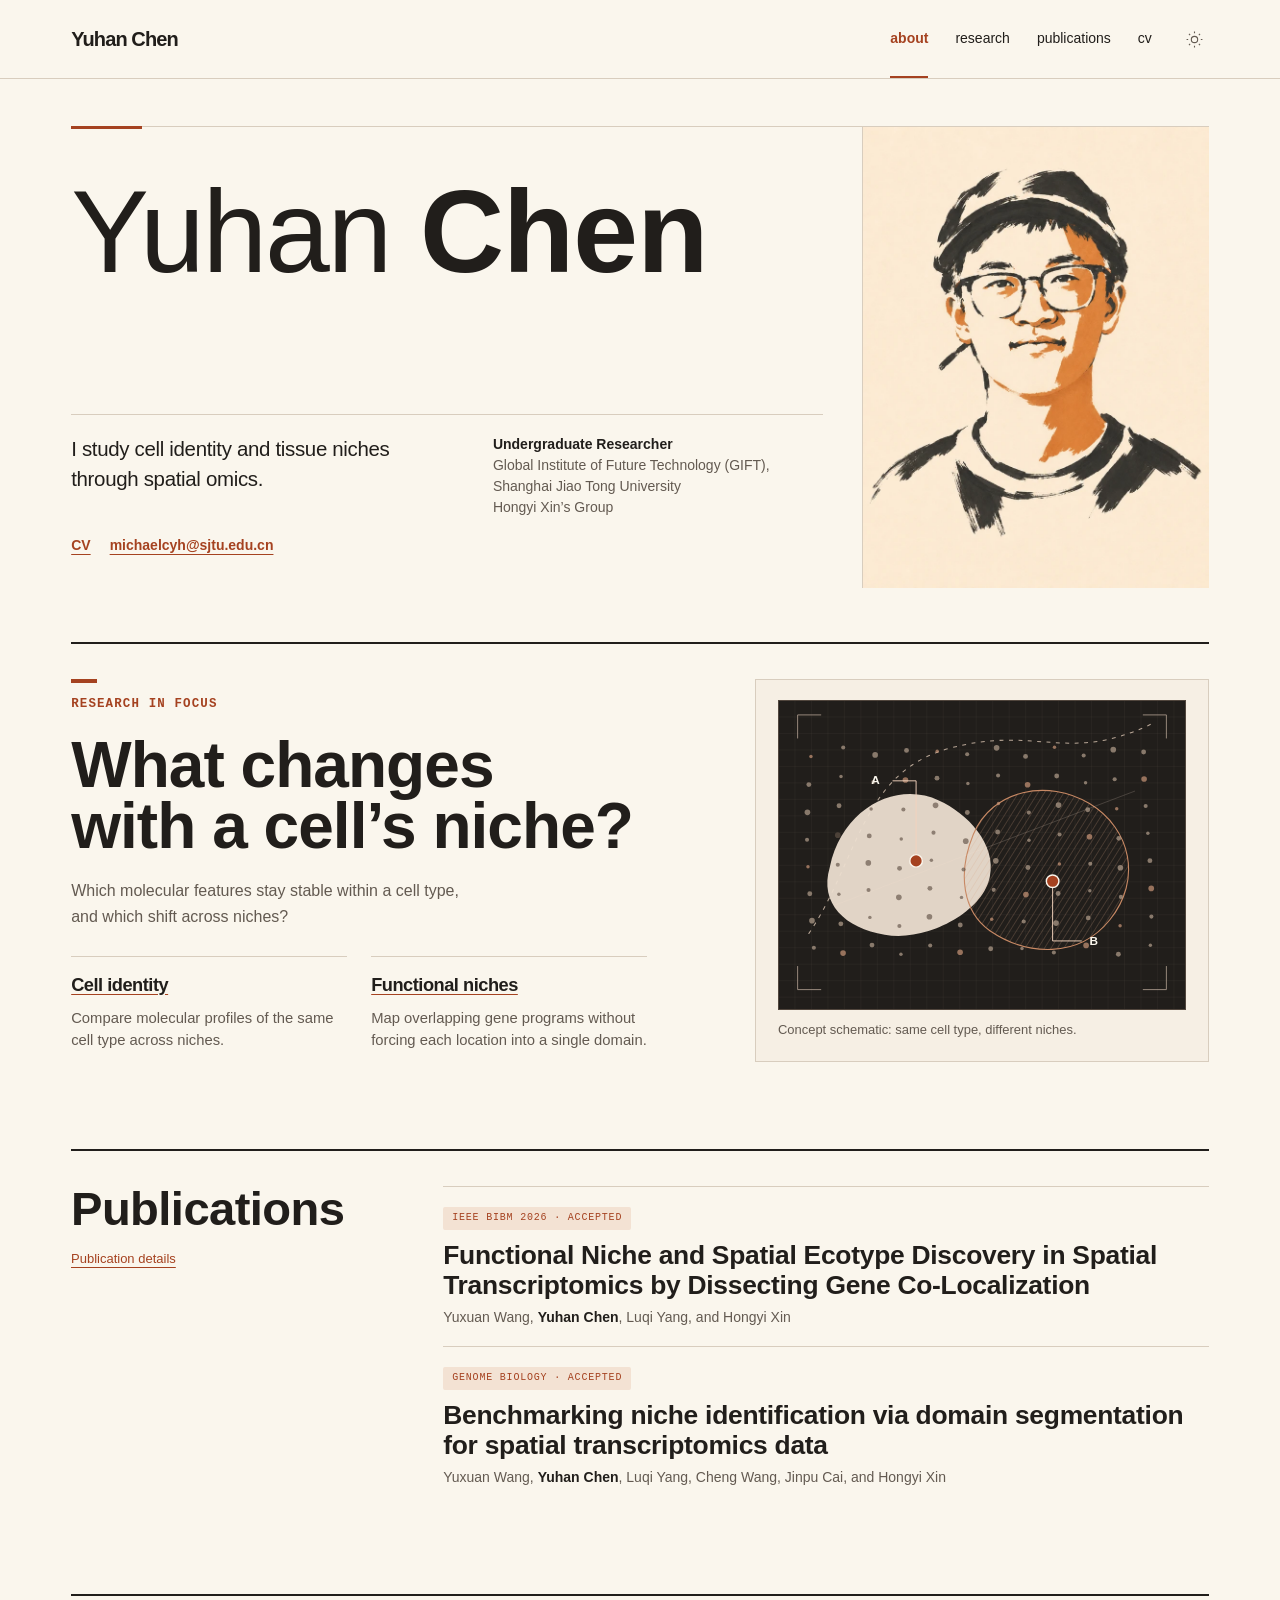
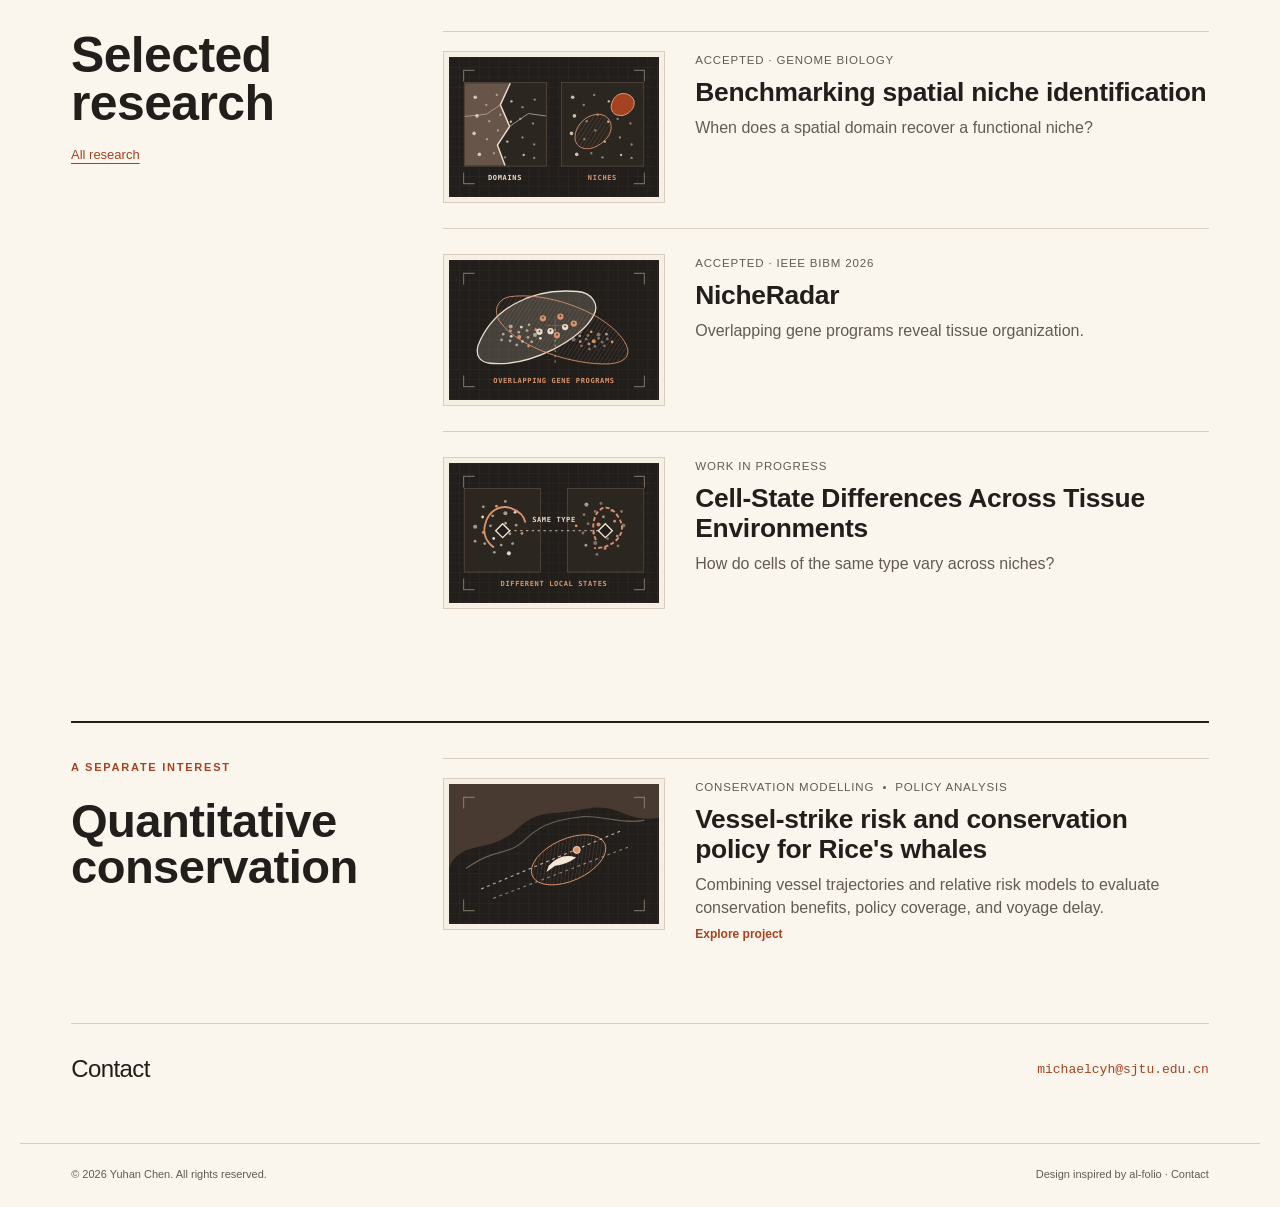
<file: docs/index.html>
<!doctype html><html lang="en"><head><meta charset="utf-8"><meta name="viewport" content="width=device-width,initial-scale=1"><meta name="robots" content="noindex,nofollow,noarchive"><meta name="description" content="Research in cell states, spatial context, tissue organization, and quantitative conservation."><title>About · Yuhan Chen</title><link rel="icon" href="assets/nicheradar.svg" type="image/svg+xml"><link rel="stylesheet" href="assets/style.css"><script>try{document.documentElement.dataset.theme=localStorage.getItem('research-theme')||'light'}catch{}</script><script src="assets/site.js" defer></script></head><body class="site-about"><a class="skip-link" href="#main">Skip to content</a><header class="header"><div class="header-inner"><a class="brand" href="./">Yuhan <strong>Chen</strong></a><nav class="nav" id="site-nav" aria-label="Main navigation"><a href="./" aria-current="page">about</a><a href="research/" >research</a><a href="publications/" >publications</a><a href="cv/" >cv</a></nav><button class="icon-button" data-theme-toggle aria-label="Switch to dark theme" aria-pressed="false"><svg viewBox="0 0 24 24" fill="none" stroke="currentColor" stroke-width="1.4"><circle cx="12" cy="12" r="4"/><path d="M12 2v2m0 16v2M2 12h2m16 0h2M5 5l1.5 1.5m11 11L19 19M5 19l1.5-1.5m11-11L19 5"/></svg></button><button class="icon-button menu-button" data-menu-toggle aria-label="Toggle navigation" aria-controls="site-nav" aria-expanded="false"><svg viewBox="0 0 24 24" fill="none" stroke="currentColor" stroke-width="1.5"><path d="M4 6h16M4 12h16M4 18h16"/></svg></button></div></header><main id="main" class="container"><section class="home-hero" aria-labelledby="home-name">
  <div class="home-intro">
    <h1 id="home-name">Yuhan <strong>Chen</strong></h1>
    <div class="home-bio">
      <div class="intro"><p>I study cell identity and tissue niches through spatial omics.</p></div>
      <div class="home-affiliation"><p><strong>Undergraduate Researcher</strong><br>Global Institute of Future Technology (GIFT), Shanghai Jiao Tong University<br>Hongyi Xin’s Group</p></div>
      <div class="profile-links"><a href="cv/">CV</a><a class="" href="mailto:michaelcyh@sjtu.edu.cn">michaelcyh@sjtu.edu.cn</a></div>
    </div>
  </div>
  <figure class="home-portrait">
    <img src="assets/yuhan-chen-line-portrait.webp" alt="Illustrated portrait of Yuhan Chen" width="720" height="960" fetchpriority="high">
  </figure>
</section>
<section id="research-in-focus" class="home-band research-focus" aria-labelledby="research-focus-title">
  <div class="focus-heading"><p class="eyebrow focus-index">Research in focus</p>
  <h2 id="research-focus-title">What changes <span>with a cell’s niche?</span></h2>
  <p>Which molecular features stay stable within a cell type, and which shift across niches?</p>
  <ul class="focus-steps"><li><a href="projects/four-dimensional-d/">Cell identity</a><p>Compare molecular profiles of the same cell type across niches.</p></li><li><a href="projects/nicheradar/">Functional niches</a><p>Map overlapping gene programs without forcing each location into a single domain.</p></li></ul></div>
  <figure class="focus-schematic home-field">
    <img src="assets/tissue-field.svg" width="520" height="395" alt="Two cells of the same type, highlighted in orange, sit in different tissue neighborhoods." loading="lazy">
    <figcaption>Concept schematic: same cell type, different niches.</figcaption>
  </figure>
</section>
<section class="home-band home-list" aria-labelledby="home-publications">
  <div class="home-section-head"><h2 id="home-publications">Publications</h2><a class="text-link" href="publications/">Publication details</a></div>
  <div><article class="home-manuscript"><span class="badge">IEEE BIBM 2026 · Accepted</span><h3><a href="publications/">Functional Niche and Spatial Ecotype Discovery in Spatial Transcriptomics by Dissecting Gene Co-Localization</a></h3><p class="home-paper-authors">Yuxuan Wang, <strong>Yuhan Chen</strong>, Luqi Yang, and Hongyi Xin</p></article><article class="home-manuscript"><span class="badge">Genome Biology · Accepted</span><h3><a href="publications/">Benchmarking niche identification via domain segmentation for spatial transcriptomics data</a></h3><p class="home-paper-authors">Yuxuan Wang, <strong>Yuhan Chen</strong>, Luqi Yang, Cheng Wang, Jinpu Cai, and Hongyi Xin</p></article></div>
</section>
<section class="home-band home-list" aria-labelledby="selected-research">
  <div class="home-section-head"><h2 id="selected-research">Selected research</h2><a class="text-link" href="research/">All research</a></div>
  <div class="projects"><article class="project"><a class="project-art" href="projects/benchmark/" tabindex="-1" aria-hidden="true"><img src="assets/benchmark.svg" alt="" width="360" height="240" loading="lazy"></a><div><div class="project-meta">Accepted · Genome Biology</div><h3><a href="projects/benchmark/">Benchmarking spatial niche identification</a></h3><p>When does a spatial domain recover a functional niche?</p></div></article><article class="project"><a class="project-art" href="projects/nicheradar/" tabindex="-1" aria-hidden="true"><img src="assets/nicheradar.svg" alt="" width="360" height="240" loading="lazy"></a><div><div class="project-meta">Accepted · IEEE BIBM 2026</div><h3><a href="projects/nicheradar/">NicheRadar</a></h3><p>Overlapping gene programs reveal tissue organization.</p></div></article><article class="project"><a class="project-art" href="projects/four-dimensional-d/" tabindex="-1" aria-hidden="true"><img src="assets/four-dimensional-d.svg" alt="" width="360" height="240" loading="lazy"></a><div><div class="project-meta">Work in progress</div><h3><a href="projects/four-dimensional-d/">Cell-State Differences Across Tissue Environments</a></h3><p>How do cells of the same type vary across niches?</p></div></article></div>
</section>
<section class="home-band home-list" aria-labelledby="conservation"><div class="home-section-head"><p class="eyebrow">A separate interest</p><h2 id="conservation">Quantitative conservation</h2></div><div class="projects"><article class="project"><a class="project-art" href="projects/rice-whale/" tabindex="-1" aria-hidden="true"><img src="assets/rice-whale.svg" alt="" width="360" height="240" loading="lazy"></a><div><div class="project-meta"><span>Conservation modelling</span><span class="dot"></span><span>Policy analysis</span></div><h3><a href="projects/rice-whale/">Vessel-strike risk and conservation policy for Rice&#39;s whales</a></h3><p>Combining vessel trajectories and relative risk models to evaluate conservation benefits, policy coverage, and voyage delay.</p><a class="project-more" href="projects/rice-whale/">Explore project<span class="sr-only">: Rice&#39;s whale conservation</span></a></div></article></div></section><section id="contact" class="contact"><h2>Contact</h2><a class="contact-email" href="mailto:michaelcyh@sjtu.edu.cn">michaelcyh@sjtu.edu.cn</a></section></main><footer class="footer"><span>© 2026 Yuhan Chen. All rights reserved.</span><span>Design inspired by <a href="https://github.com/alshedivat/al-folio" target="_blank" rel="noopener noreferrer">al-folio</a> · <a href="#contact">Contact</a></span></footer></body></html>
</file>
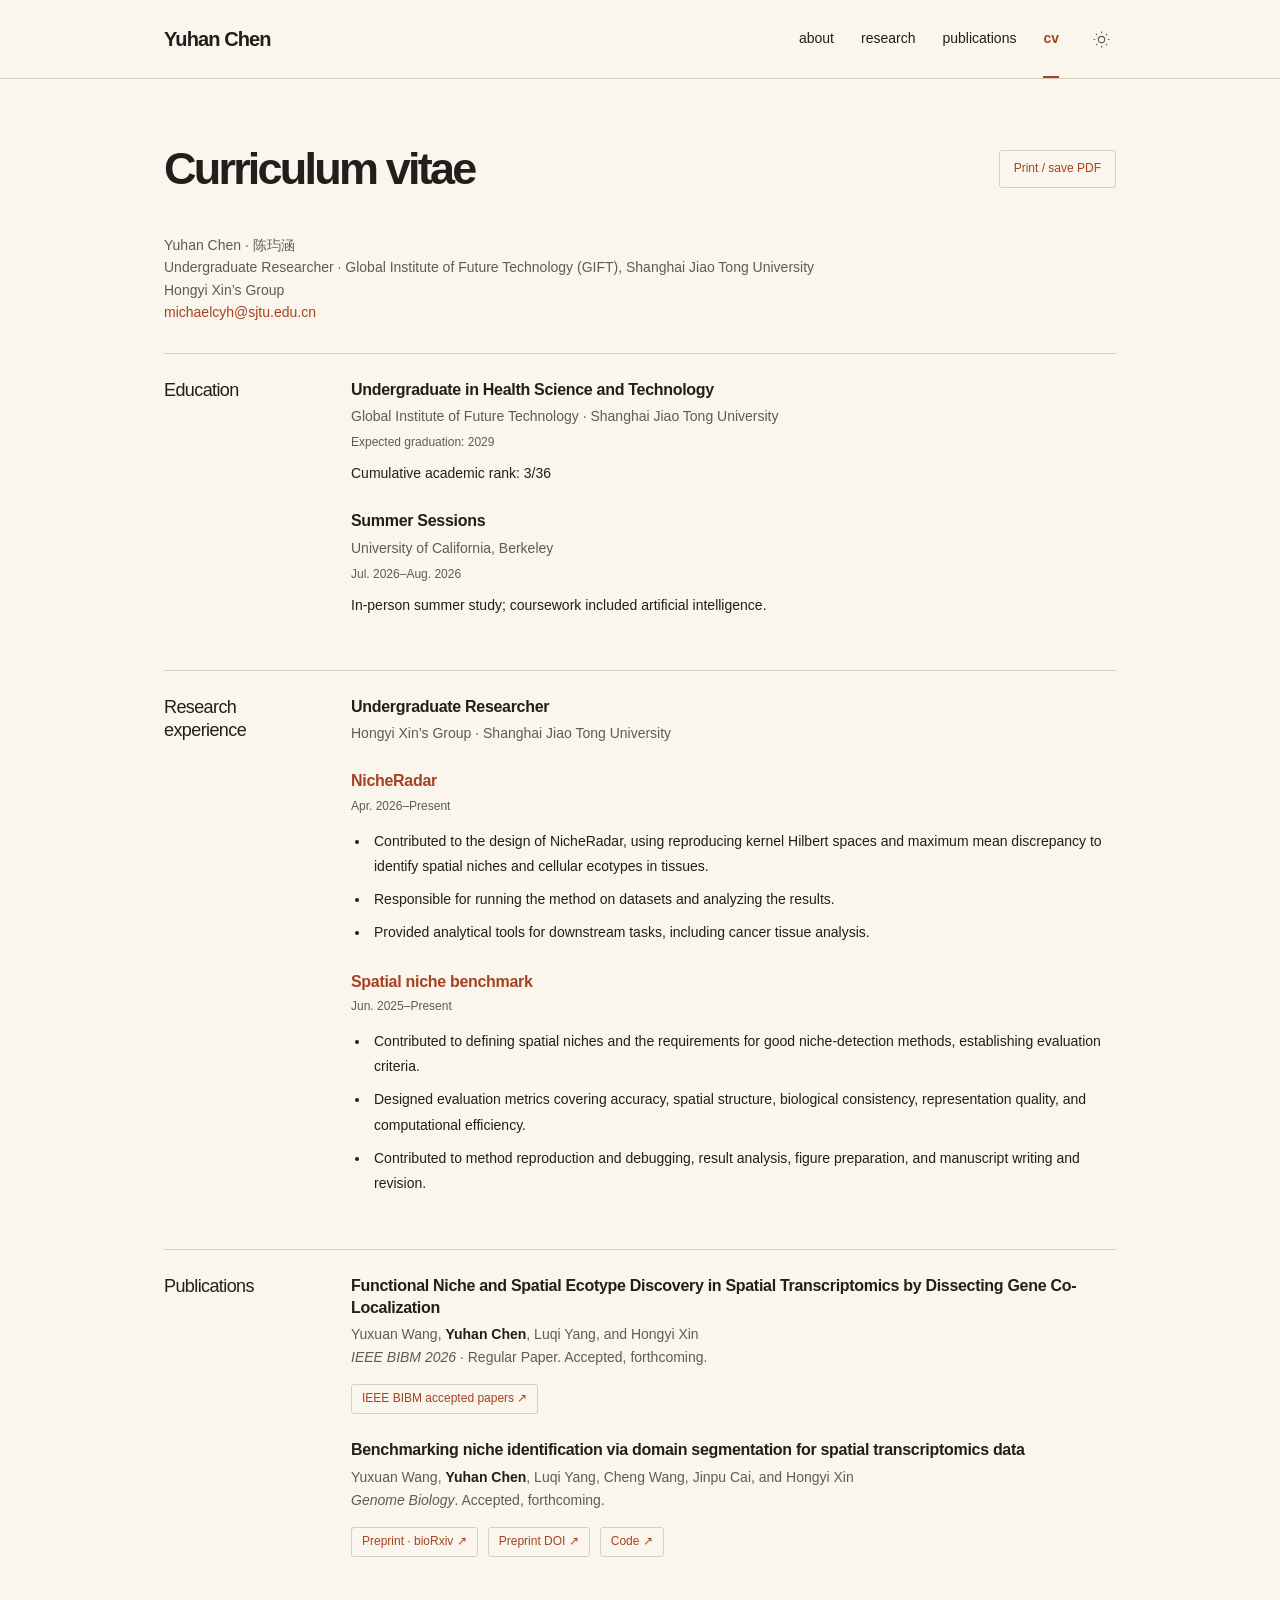
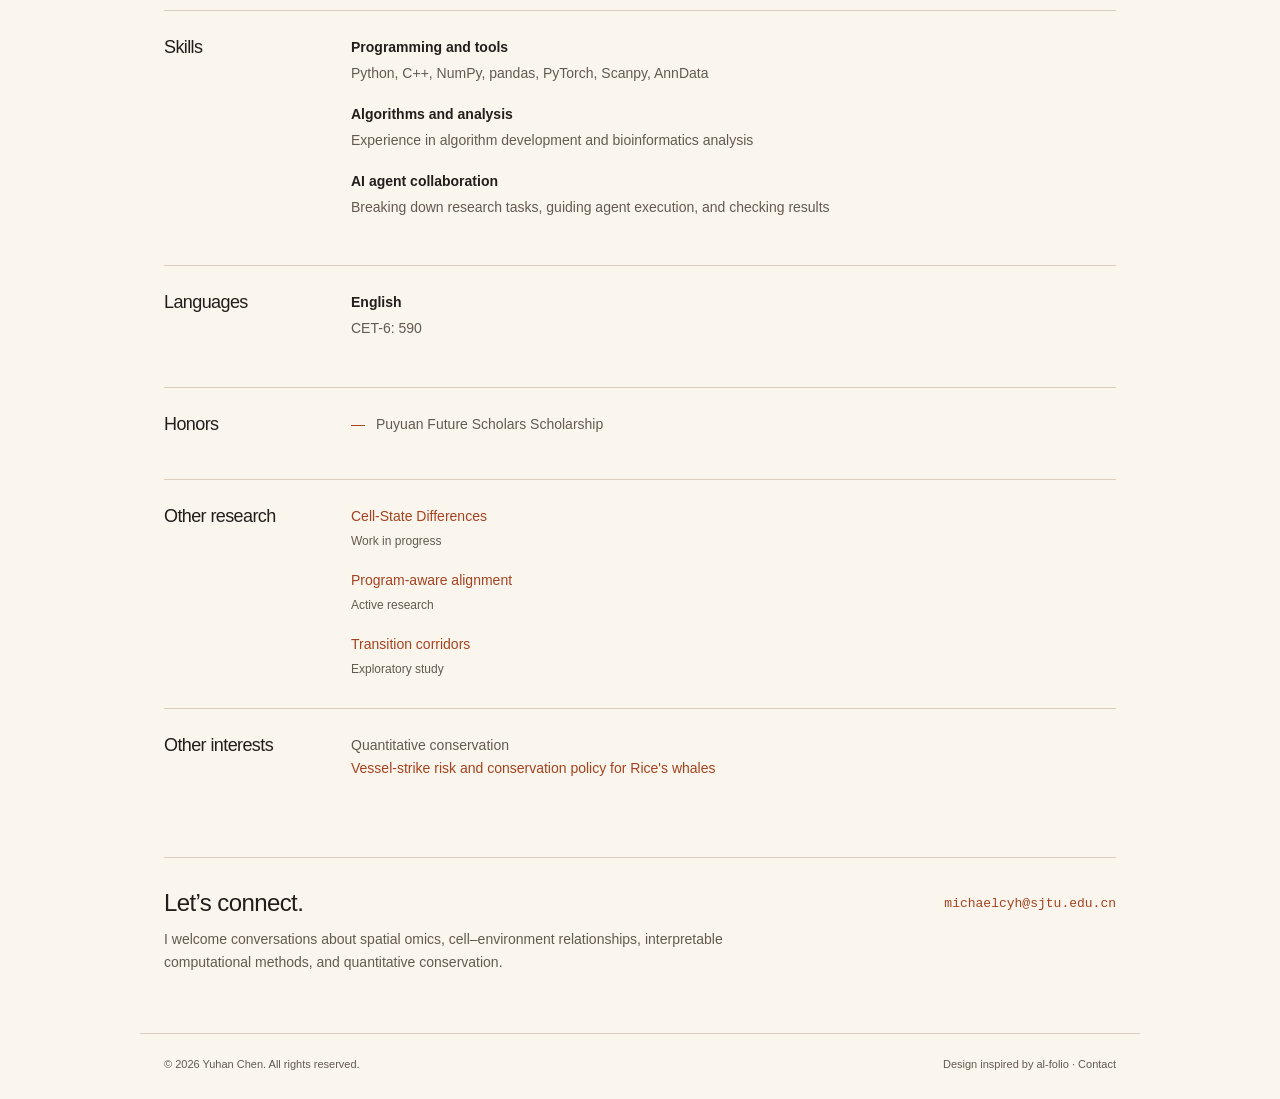
<file: docs/cv/index.html>
<!doctype html><html lang="en"><head><meta charset="utf-8"><meta name="viewport" content="width=device-width,initial-scale=1"><meta name="robots" content="noindex,nofollow,noarchive"><meta name="description" content="Research in cell states, spatial context, tissue organization, and quantitative conservation."><title>Curriculum vitae · Yuhan Chen</title><link rel="icon" href="../assets/nicheradar.svg" type="image/svg+xml"><link rel="stylesheet" href="../assets/style.css"><script>try{document.documentElement.dataset.theme=localStorage.getItem('research-theme')||'light'}catch{}</script><script src="../assets/site.js" defer></script></head><body class="site-cv"><a class="skip-link" href="#main">Skip to content</a><header class="header"><div class="header-inner"><a class="brand" href="../">Yuhan <strong>Chen</strong></a><nav class="nav" id="site-nav" aria-label="Main navigation"><a href="../" >about</a><a href="../research/" >research</a><a href="../publications/" >publications</a><a href="../cv/" aria-current="page">cv</a></nav><button class="icon-button" data-theme-toggle aria-label="Switch to dark theme" aria-pressed="false"><svg viewBox="0 0 24 24" fill="none" stroke="currentColor" stroke-width="1.4"><circle cx="12" cy="12" r="4"/><path d="M12 2v2m0 16v2M2 12h2m16 0h2M5 5l1.5 1.5m11 11L19 19M5 19l1.5-1.5m11-11L19 5"/></svg></button><button class="icon-button menu-button" data-menu-toggle aria-label="Toggle navigation" aria-controls="site-nav" aria-expanded="false"><svg viewBox="0 0 24 24" fill="none" stroke="currentColor" stroke-width="1.5"><path d="M4 6h16M4 12h16M4 18h16"/></svg></button></div></header><main id="main" class="container"><div class="cv-head"><h1>Curriculum vitae</h1><button class="print-button" data-print>Print / save PDF</button></div><p class="affiliation">Yuhan Chen · 陈玙涵<br>Undergraduate Researcher · Global Institute of Future Technology (GIFT), Shanghai Jiao Tong University<br>Hongyi Xin’s Group<br><a class="" href="mailto:michaelcyh@sjtu.edu.cn">michaelcyh@sjtu.edu.cn</a></p><section class="cv-section"><h2>Education</h2><div><div class="cv-entry"><h3>Undergraduate in Health Science and Technology</h3><p>Global Institute of Future Technology · Shanghai Jiao Tong University</p><p class="cv-period">Expected graduation: 2029</p><p class="cv-detail">Cumulative academic rank: 3/36</p></div><div class="cv-entry"><h3>Summer Sessions</h3><p>University of California, Berkeley</p><p class="cv-period">Jul. 2026–Aug. 2026</p><p class="cv-detail">In-person summer study; coursework included artificial intelligence.</p></div></div></section><section class="cv-section"><h2>Research experience</h2><div><div class="cv-entry"><h3>Undergraduate Researcher</h3><p>Hongyi Xin’s Group · Shanghai Jiao Tong University</p></div><div class="cv-entry"><h3><a href="../projects/nicheradar/">NicheRadar</a></h3><p class="cv-period">Apr. 2026–Present</p><ul class="contribution-list"><li>Contributed to the design of NicheRadar, using reproducing kernel Hilbert spaces and maximum mean discrepancy to identify spatial niches and cellular ecotypes in tissues.</li><li>Responsible for running the method on datasets and analyzing the results.</li><li>Provided analytical tools for downstream tasks, including cancer tissue analysis.</li></ul></div><div class="cv-entry"><h3><a href="../projects/benchmark/">Spatial niche benchmark</a></h3><p class="cv-period">Jun. 2025–Present</p><ul class="contribution-list"><li>Contributed to defining spatial niches and the requirements for good niche-detection methods, establishing evaluation criteria.</li><li>Designed evaluation metrics covering accuracy, spatial structure, biological consistency, representation quality, and computational efficiency.</li><li>Contributed to method reproduction and debugging, result analysis, figure preparation, and manuscript writing and revision.</li></ul></div></div></section><section class="cv-section"><h2>Publications</h2><div class="cv-publications"><div class="cv-entry"><h3>Functional Niche and Spatial Ecotype Discovery in Spatial Transcriptomics by Dissecting Gene Co-Localization</h3><p>Yuxuan Wang, <strong>Yuhan Chen</strong>, Luqi Yang, and Hongyi Xin</p><p><em>IEEE BIBM 2026</em> · Regular Paper. Accepted, forthcoming.</p><div class="resource-links"><a class="resource-link" href="https://www3.cs.stonybrook.edu/~bibm2026/BIBM2026_Accepted_Papers.html" target="_blank" rel="noopener noreferrer">IEEE BIBM accepted papers ↗</a></div></div><div class="cv-entry"><h3>Benchmarking niche identification via domain segmentation for spatial transcriptomics data</h3><p>Yuxuan Wang, <strong>Yuhan Chen</strong>, Luqi Yang, Cheng Wang, Jinpu Cai, and Hongyi Xin</p><p><em>Genome Biology</em>. Accepted, forthcoming.</p><div class="resource-links"><a class="resource-link" href="https://www.biorxiv.org/content/10.64898/2026.02.27.708202v1" target="_blank" rel="noopener noreferrer">Preprint · bioRxiv ↗</a><a class="resource-link" href="https://doi.org/10.64898/2026.02.27.708202" target="_blank" rel="noopener noreferrer">Preprint DOI ↗</a><a class="resource-link" href="https://github.com/WYXNICK/spatial-niche-benchmark" target="_blank" rel="noopener noreferrer">Code ↗</a></div></div></div></section><section class="cv-section"><h2>Skills</h2><dl class="skills-list"><div><dt>Programming and tools</dt><dd>Python, C++, NumPy, pandas, PyTorch, Scanpy, AnnData</dd></div><div><dt>Algorithms and analysis</dt><dd>Experience in algorithm development and bioinformatics analysis</dd></div><div><dt>AI agent collaboration</dt><dd>Breaking down research tasks, guiding agent execution, and checking results</dd></div></dl></section><section class="cv-section"><h2>Languages</h2><dl class="skills-list"><div><dt>English</dt><dd>CET-6: 590</dd></div></dl></section><section class="cv-section"><h2>Honors</h2><ul class="interests"><li>Puyuan Future Scholars Scholarship</li></ul></section><section class="cv-section"><h2>Other research</h2><ul class="cv-research"><li><a href="../projects/four-dimensional-d/">Cell-State Differences</a><span>Work in progress</span></li><li><a href="../projects/alignment/">Program-aware alignment</a><span>Active research</span></li><li><a href="../projects/corridors/">Transition corridors</a><span>Exploratory study</span></li></ul></section><section class="cv-section"><h2>Other interests</h2><div class="cv-entry"><p>Quantitative conservation</p><p><a href="../projects/rice-whale/">Vessel-strike risk and conservation policy for Rice&#39;s whales</a></p></div></section><section id="contact" class="contact"><div><h2>Let’s connect.</h2><p>I welcome conversations about spatial omics, cell–environment relationships, interpretable computational methods, and quantitative conservation.</p></div><a class="contact-email" href="mailto:michaelcyh@sjtu.edu.cn">michaelcyh@sjtu.edu.cn</a></section></main><footer class="footer"><span>© 2026 Yuhan Chen. All rights reserved.</span><span>Design inspired by <a href="https://github.com/alshedivat/al-folio" target="_blank" rel="noopener noreferrer">al-folio</a> · <a href="../#contact">Contact</a></span></footer></body></html>
</file>
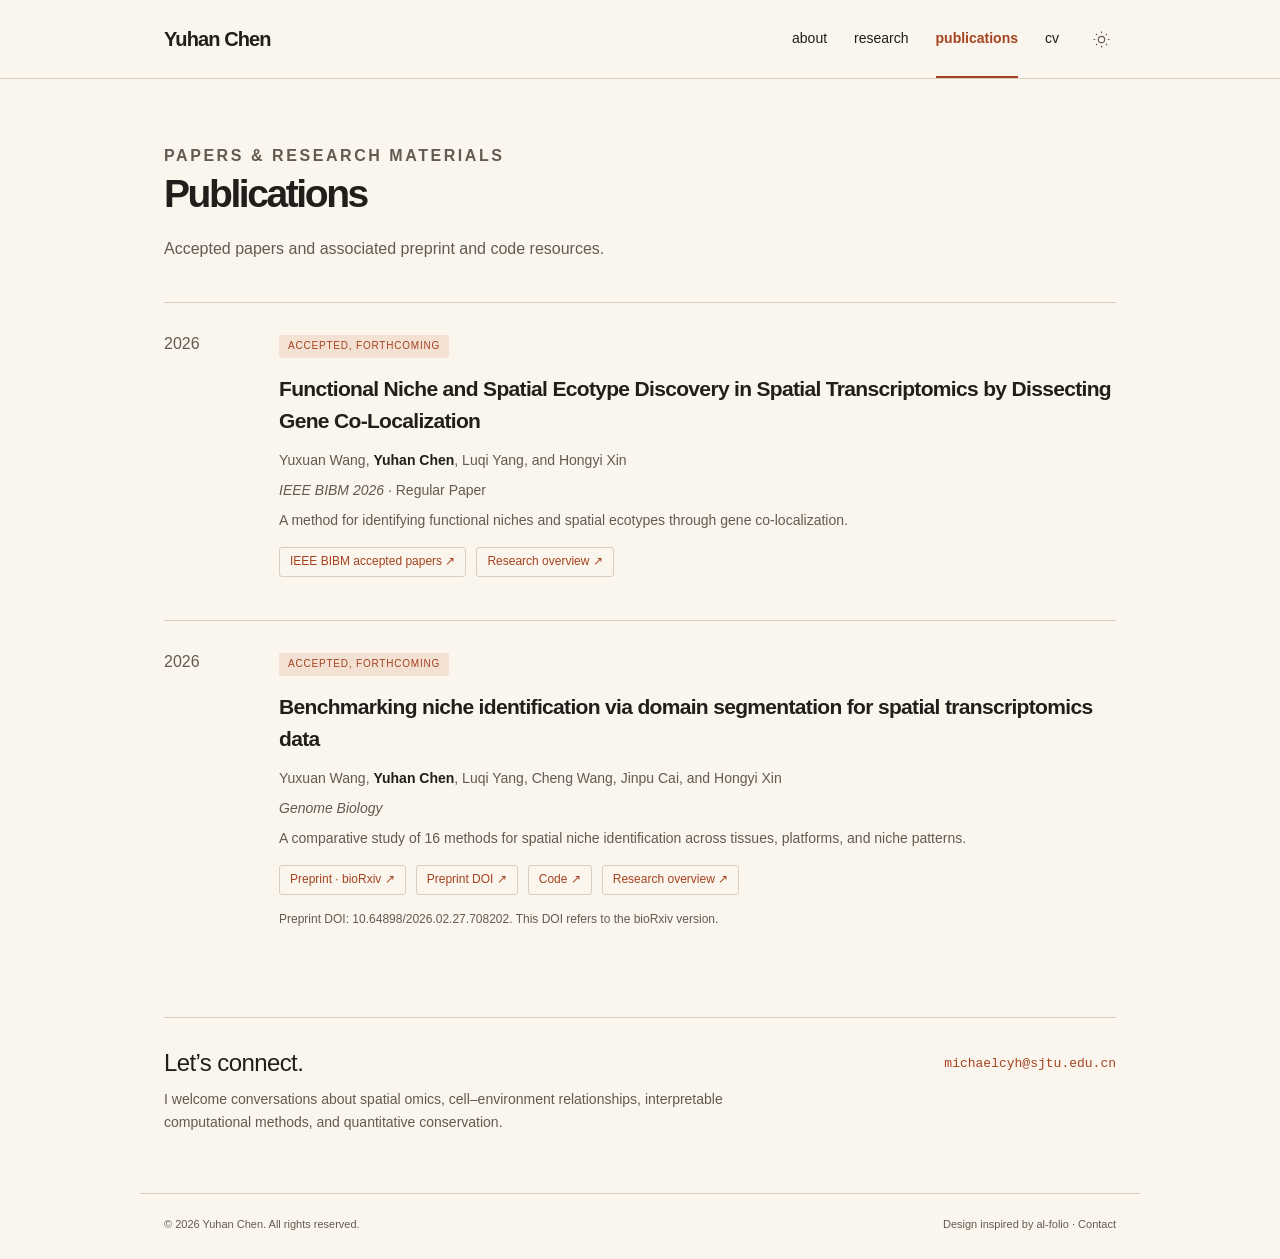
<file: docs/publications/index.html>
<!doctype html><html lang="en"><head><meta charset="utf-8"><meta name="viewport" content="width=device-width,initial-scale=1"><meta name="robots" content="noindex,nofollow,noarchive"><meta name="description" content="Research in cell states, spatial context, tissue organization, and quantitative conservation."><title>Publications · Yuhan Chen</title><link rel="icon" href="../assets/nicheradar.svg" type="image/svg+xml"><link rel="stylesheet" href="../assets/style.css"><script>try{document.documentElement.dataset.theme=localStorage.getItem('research-theme')||'light'}catch{}</script><script src="../assets/site.js" defer></script></head><body class="site-publications"><a class="skip-link" href="#main">Skip to content</a><header class="header"><div class="header-inner"><a class="brand" href="../">Yuhan <strong>Chen</strong></a><nav class="nav" id="site-nav" aria-label="Main navigation"><a href="../" >about</a><a href="../research/" >research</a><a href="../publications/" aria-current="page">publications</a><a href="../cv/" >cv</a></nav><button class="icon-button" data-theme-toggle aria-label="Switch to dark theme" aria-pressed="false"><svg viewBox="0 0 24 24" fill="none" stroke="currentColor" stroke-width="1.4"><circle cx="12" cy="12" r="4"/><path d="M12 2v2m0 16v2M2 12h2m16 0h2M5 5l1.5 1.5m11 11L19 19M5 19l1.5-1.5m11-11L19 5"/></svg></button><button class="icon-button menu-button" data-menu-toggle aria-label="Toggle navigation" aria-controls="site-nav" aria-expanded="false"><svg viewBox="0 0 24 24" fill="none" stroke="currentColor" stroke-width="1.5"><path d="M4 6h16M4 12h16M4 18h16"/></svg></button></div></header><main id="main" class="container"><header class="page-head"><p class="eyebrow">Papers & research materials</p><h1>Publications</h1><p>Accepted papers and associated preprint and code resources.</p></header><article class="publication"><div class="publication-year">2026</div><div><span class="badge">Accepted, forthcoming</span><h2>Functional Niche and Spatial Ecotype Discovery in Spatial Transcriptomics by Dissecting Gene Co-Localization</h2><p>Yuxuan Wang, <strong>Yuhan Chen</strong>, Luqi Yang, and Hongyi Xin</p><p><em>IEEE BIBM 2026</em> · Regular Paper</p><p>A method for identifying functional niches and spatial ecotypes through gene co-localization.</p><div class="resource-links"><a class="resource-link" href="https://www3.cs.stonybrook.edu/~bibm2026/BIBM2026_Accepted_Papers.html" target="_blank" rel="noopener noreferrer">IEEE BIBM accepted papers ↗</a><a class="resource-link" href="../projects/nicheradar/">Research overview ↗</a></div></div></article><article class="publication"><div class="publication-year">2026</div><div><span class="badge">Accepted, forthcoming</span><h2>Benchmarking niche identification via domain segmentation for spatial transcriptomics data</h2><p>Yuxuan Wang, <strong>Yuhan Chen</strong>, Luqi Yang, Cheng Wang, Jinpu Cai, and Hongyi Xin</p><p><em>Genome Biology</em></p><p>A comparative study of 16 methods for spatial niche identification across tissues, platforms, and niche patterns.</p><div class="resource-links"><a class="resource-link" href="https://www.biorxiv.org/content/10.64898/2026.02.27.708202v1" target="_blank" rel="noopener noreferrer">Preprint · bioRxiv ↗</a><a class="resource-link" href="https://doi.org/10.64898/2026.02.27.708202" target="_blank" rel="noopener noreferrer">Preprint DOI ↗</a><a class="resource-link" href="https://github.com/WYXNICK/spatial-niche-benchmark" target="_blank" rel="noopener noreferrer">Code ↗</a><a class="resource-link" href="../projects/benchmark/">Research overview ↗</a></div><p class="preprint-note">Preprint DOI: 10.64898/2026.02.27.708202. This DOI refers to the bioRxiv version.</p></div></article><section id="contact" class="contact"><div><h2>Let’s connect.</h2><p>I welcome conversations about spatial omics, cell–environment relationships, interpretable computational methods, and quantitative conservation.</p></div><a class="contact-email" href="mailto:michaelcyh@sjtu.edu.cn">michaelcyh@sjtu.edu.cn</a></section></main><footer class="footer"><span>© 2026 Yuhan Chen. All rights reserved.</span><span>Design inspired by <a href="https://github.com/alshedivat/al-folio" target="_blank" rel="noopener noreferrer">al-folio</a> · <a href="../#contact">Contact</a></span></footer></body></html>
</file>
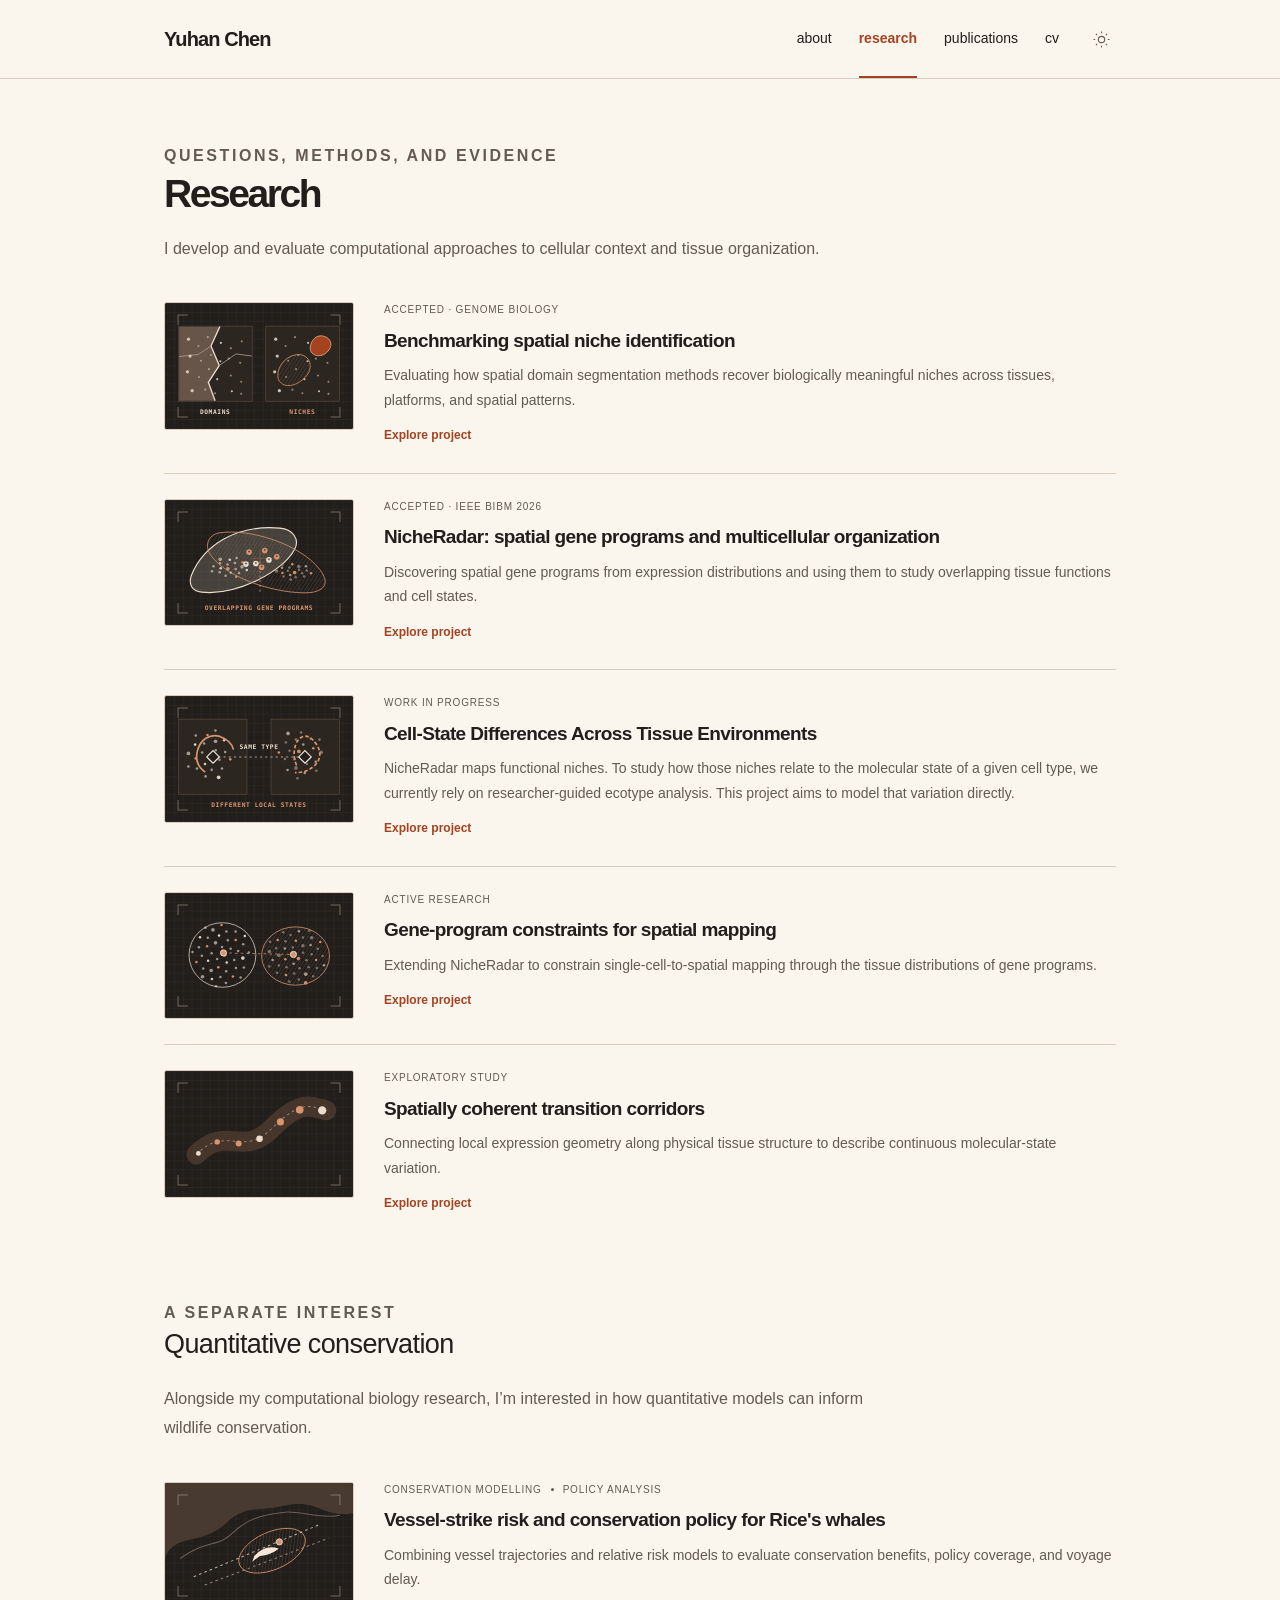
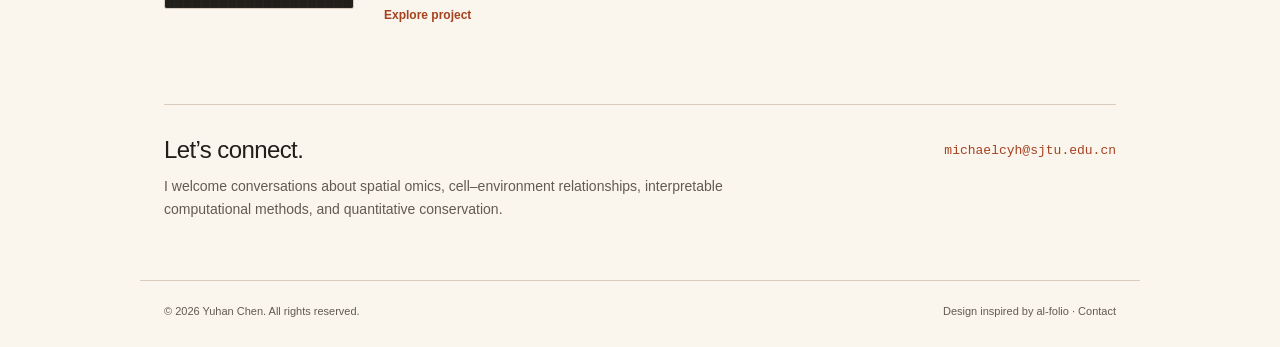
<file: docs/research/index.html>
<!doctype html><html lang="en"><head><meta charset="utf-8"><meta name="viewport" content="width=device-width,initial-scale=1"><meta name="robots" content="noindex,nofollow,noarchive"><meta name="description" content="Research in cell states, spatial context, tissue organization, and quantitative conservation."><title>Research · Yuhan Chen</title><link rel="icon" href="../assets/nicheradar.svg" type="image/svg+xml"><link rel="stylesheet" href="../assets/style.css"><script>try{document.documentElement.dataset.theme=localStorage.getItem('research-theme')||'light'}catch{}</script><script src="../assets/site.js" defer></script></head><body class="site-research"><a class="skip-link" href="#main">Skip to content</a><header class="header"><div class="header-inner"><a class="brand" href="../">Yuhan <strong>Chen</strong></a><nav class="nav" id="site-nav" aria-label="Main navigation"><a href="../" >about</a><a href="../research/" aria-current="page">research</a><a href="../publications/" >publications</a><a href="../cv/" >cv</a></nav><button class="icon-button" data-theme-toggle aria-label="Switch to dark theme" aria-pressed="false"><svg viewBox="0 0 24 24" fill="none" stroke="currentColor" stroke-width="1.4"><circle cx="12" cy="12" r="4"/><path d="M12 2v2m0 16v2M2 12h2m16 0h2M5 5l1.5 1.5m11 11L19 19M5 19l1.5-1.5m11-11L19 5"/></svg></button><button class="icon-button menu-button" data-menu-toggle aria-label="Toggle navigation" aria-controls="site-nav" aria-expanded="false"><svg viewBox="0 0 24 24" fill="none" stroke="currentColor" stroke-width="1.5"><path d="M4 6h16M4 12h16M4 18h16"/></svg></button></div></header><main id="main" class="container"><header class="page-head"><p class="eyebrow">Questions, methods, and evidence</p><h1>Research</h1><p>I develop and evaluate computational approaches to cellular context and tissue organization.</p></header><div class="projects" data-research-list><article class="project"><a class="project-art" href="../projects/benchmark/" tabindex="-1" aria-hidden="true"><img src="../assets/benchmark.svg" alt="" width="360" height="240" loading="lazy"></a><div><div class="project-meta"><span>Accepted · Genome Biology</span></div><h3><a href="../projects/benchmark/">Benchmarking spatial niche identification</a></h3><p>Evaluating how spatial domain segmentation methods recover biologically meaningful niches across tissues, platforms, and spatial patterns.</p><a class="project-more" href="../projects/benchmark/">Explore project<span class="sr-only">: Spatial niche benchmark</span></a></div></article><article class="project"><a class="project-art" href="../projects/nicheradar/" tabindex="-1" aria-hidden="true"><img src="../assets/nicheradar.svg" alt="" width="360" height="240" loading="lazy"></a><div><div class="project-meta"><span>Accepted · IEEE BIBM 2026</span></div><h3><a href="../projects/nicheradar/">NicheRadar: spatial gene programs and multicellular organization</a></h3><p>Discovering spatial gene programs from expression distributions and using them to study overlapping tissue functions and cell states.</p><a class="project-more" href="../projects/nicheradar/">Explore project<span class="sr-only">: NicheRadar</span></a></div></article><article class="project"><a class="project-art" href="../projects/four-dimensional-d/" tabindex="-1" aria-hidden="true"><img src="../assets/four-dimensional-d.svg" alt="" width="360" height="240" loading="lazy"></a><div><div class="project-meta"><span>Work in progress</span></div><h3><a href="../projects/four-dimensional-d/">Cell-State Differences Across Tissue Environments</a></h3><p>NicheRadar maps functional niches. To study how those niches relate to the molecular state of a given cell type, we currently rely on researcher-guided ecotype analysis. This project aims to model that variation directly.</p><a class="project-more" href="../projects/four-dimensional-d/">Explore project<span class="sr-only">: Cell-State Differences</span></a></div></article><article class="project"><a class="project-art" href="../projects/alignment/" tabindex="-1" aria-hidden="true"><img src="../assets/alignment.svg" alt="" width="360" height="240" loading="lazy"></a><div><div class="project-meta"><span>Active research</span></div><h3><a href="../projects/alignment/">Gene-program constraints for spatial mapping</a></h3><p>Extending NicheRadar to constrain single-cell-to-spatial mapping through the tissue distributions of gene programs.</p><a class="project-more" href="../projects/alignment/">Explore project<span class="sr-only">: Program-aware alignment</span></a></div></article><article class="project"><a class="project-art" href="../projects/corridors/" tabindex="-1" aria-hidden="true"><img src="../assets/corridors.svg" alt="" width="360" height="240" loading="lazy"></a><div><div class="project-meta"><span>Exploratory study</span></div><h3><a href="../projects/corridors/">Spatially coherent transition corridors</a></h3><p>Connecting local expression geometry along physical tissue structure to describe continuous molecular-state variation.</p><a class="project-more" href="../projects/corridors/">Explore project<span class="sr-only">: Transition corridors</span></a></div></article></div><section class="section" aria-labelledby="conservation"><div class="page-head"><p class="eyebrow">A separate interest</p><h2 id="conservation">Quantitative conservation</h2><p>Alongside my computational biology research, I’m interested in how quantitative models can inform wildlife conservation.</p></div><div class="projects"><article class="project"><a class="project-art" href="../projects/rice-whale/" tabindex="-1" aria-hidden="true"><img src="../assets/rice-whale.svg" alt="" width="360" height="240" loading="lazy"></a><div><div class="project-meta"><span>Conservation modelling</span><span class="dot"></span><span>Policy analysis</span></div><h3><a href="../projects/rice-whale/">Vessel-strike risk and conservation policy for Rice&#39;s whales</a></h3><p>Combining vessel trajectories and relative risk models to evaluate conservation benefits, policy coverage, and voyage delay.</p><a class="project-more" href="../projects/rice-whale/">Explore project<span class="sr-only">: Rice&#39;s whale conservation</span></a></div></article></div></section><section id="contact" class="contact"><div><h2>Let’s connect.</h2><p>I welcome conversations about spatial omics, cell–environment relationships, interpretable computational methods, and quantitative conservation.</p></div><a class="contact-email" href="mailto:michaelcyh@sjtu.edu.cn">michaelcyh@sjtu.edu.cn</a></section></main><footer class="footer"><span>© 2026 Yuhan Chen. All rights reserved.</span><span>Design inspired by <a href="https://github.com/alshedivat/al-folio" target="_blank" rel="noopener noreferrer">al-folio</a> · <a href="../#contact">Contact</a></span></footer></body></html>
</file>
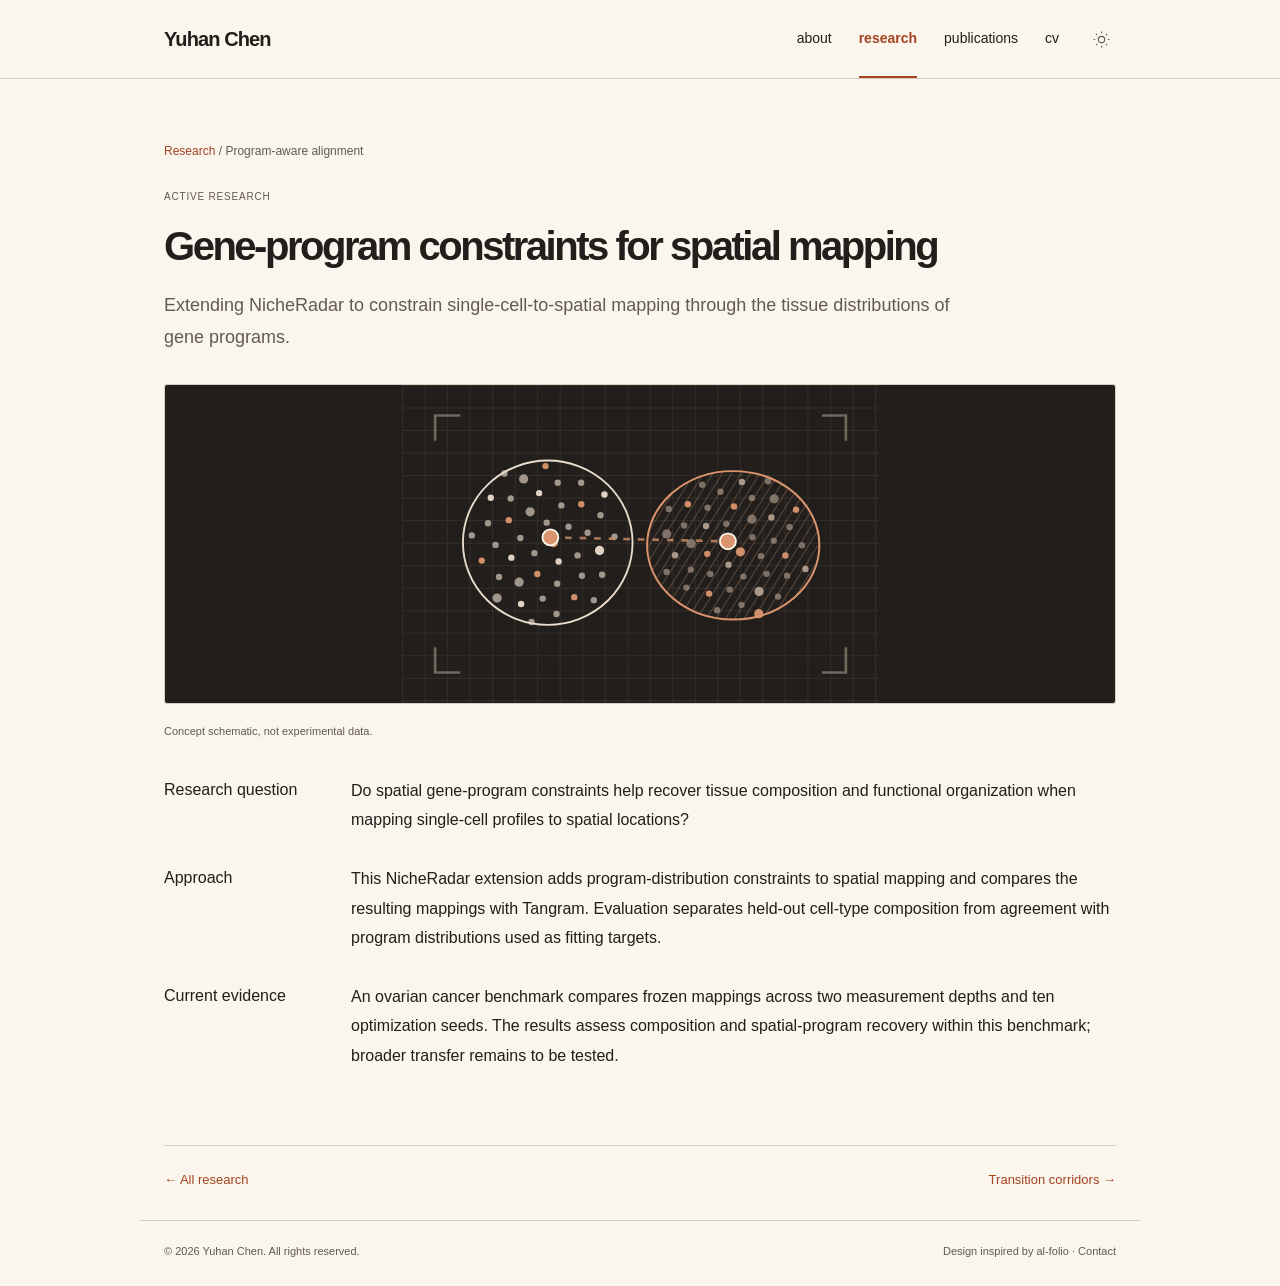
<file: docs/projects/alignment/index.html>
<!doctype html><html lang="en"><head><meta charset="utf-8"><meta name="viewport" content="width=device-width,initial-scale=1"><meta name="robots" content="noindex,nofollow,noarchive"><meta name="description" content="Research in cell states, spatial context, tissue organization, and quantitative conservation."><title>Program-aware alignment · Yuhan Chen</title><link rel="icon" href="../../assets/nicheradar.svg" type="image/svg+xml"><link rel="stylesheet" href="../../assets/style.css"><script>try{document.documentElement.dataset.theme=localStorage.getItem('research-theme')||'light'}catch{}</script><script src="../../assets/site.js" defer></script></head><body class="site-research"><a class="skip-link" href="#main">Skip to content</a><header class="header"><div class="header-inner"><a class="brand" href="../../">Yuhan <strong>Chen</strong></a><nav class="nav" id="site-nav" aria-label="Main navigation"><a href="../../" >about</a><a href="../../research/" aria-current="page">research</a><a href="../../publications/" >publications</a><a href="../../cv/" >cv</a></nav><button class="icon-button" data-theme-toggle aria-label="Switch to dark theme" aria-pressed="false"><svg viewBox="0 0 24 24" fill="none" stroke="currentColor" stroke-width="1.4"><circle cx="12" cy="12" r="4"/><path d="M12 2v2m0 16v2M2 12h2m16 0h2M5 5l1.5 1.5m11 11L19 19M5 19l1.5-1.5m11-11L19 5"/></svg></button><button class="icon-button menu-button" data-menu-toggle aria-label="Toggle navigation" aria-controls="site-nav" aria-expanded="false"><svg viewBox="0 0 24 24" fill="none" stroke="currentColor" stroke-width="1.5"><path d="M4 6h16M4 12h16M4 18h16"/></svg></button></div></header><main id="main" class="container"><div class="breadcrumb"><a href="../../research/">Research</a> <span aria-hidden="true">/</span> Program-aware alignment</div><header class="detail-head"><div class="project-meta"><span>Active research</span></div><h1>Gene-program constraints for spatial mapping</h1><p class="detail-lead">Extending NicheRadar to constrain single-cell-to-spatial mapping through the tissue distributions of gene programs.</p></header><figure class="detail-figure"><img src="../../assets/alignment.svg" alt="Concept schematic for Program-aware alignment" width="900" height="320"><figcaption>Concept schematic, not experimental data.</figcaption></figure><section class="detail-content"><h2>Research question</h2><p>Do spatial gene-program constraints help recover tissue composition and functional organization when mapping single-cell profiles to spatial locations?</p></section><section class="detail-content"><h2>Approach</h2><p>This NicheRadar extension adds program-distribution constraints to spatial mapping and compares the resulting mappings with Tangram. Evaluation separates held-out cell-type composition from agreement with program distributions used as fitting targets.</p></section><section class="detail-content"><h2>Current evidence</h2><p>An ovarian cancer benchmark compares frozen mappings across two measurement depths and ten optimization seeds. The results assess composition and spatial-program recovery within this benchmark; broader transfer remains to be tested.</p></section><div class="resource-links"></div><div class="project-bottom"><a href="../../research/">← All research</a><a href="../corridors/">Transition corridors →</a></div></main><footer class="footer"><span>© 2026 Yuhan Chen. All rights reserved.</span><span>Design inspired by <a href="https://github.com/alshedivat/al-folio" target="_blank" rel="noopener noreferrer">al-folio</a> · <a href="../../#contact">Contact</a></span></footer></body></html>
</file>
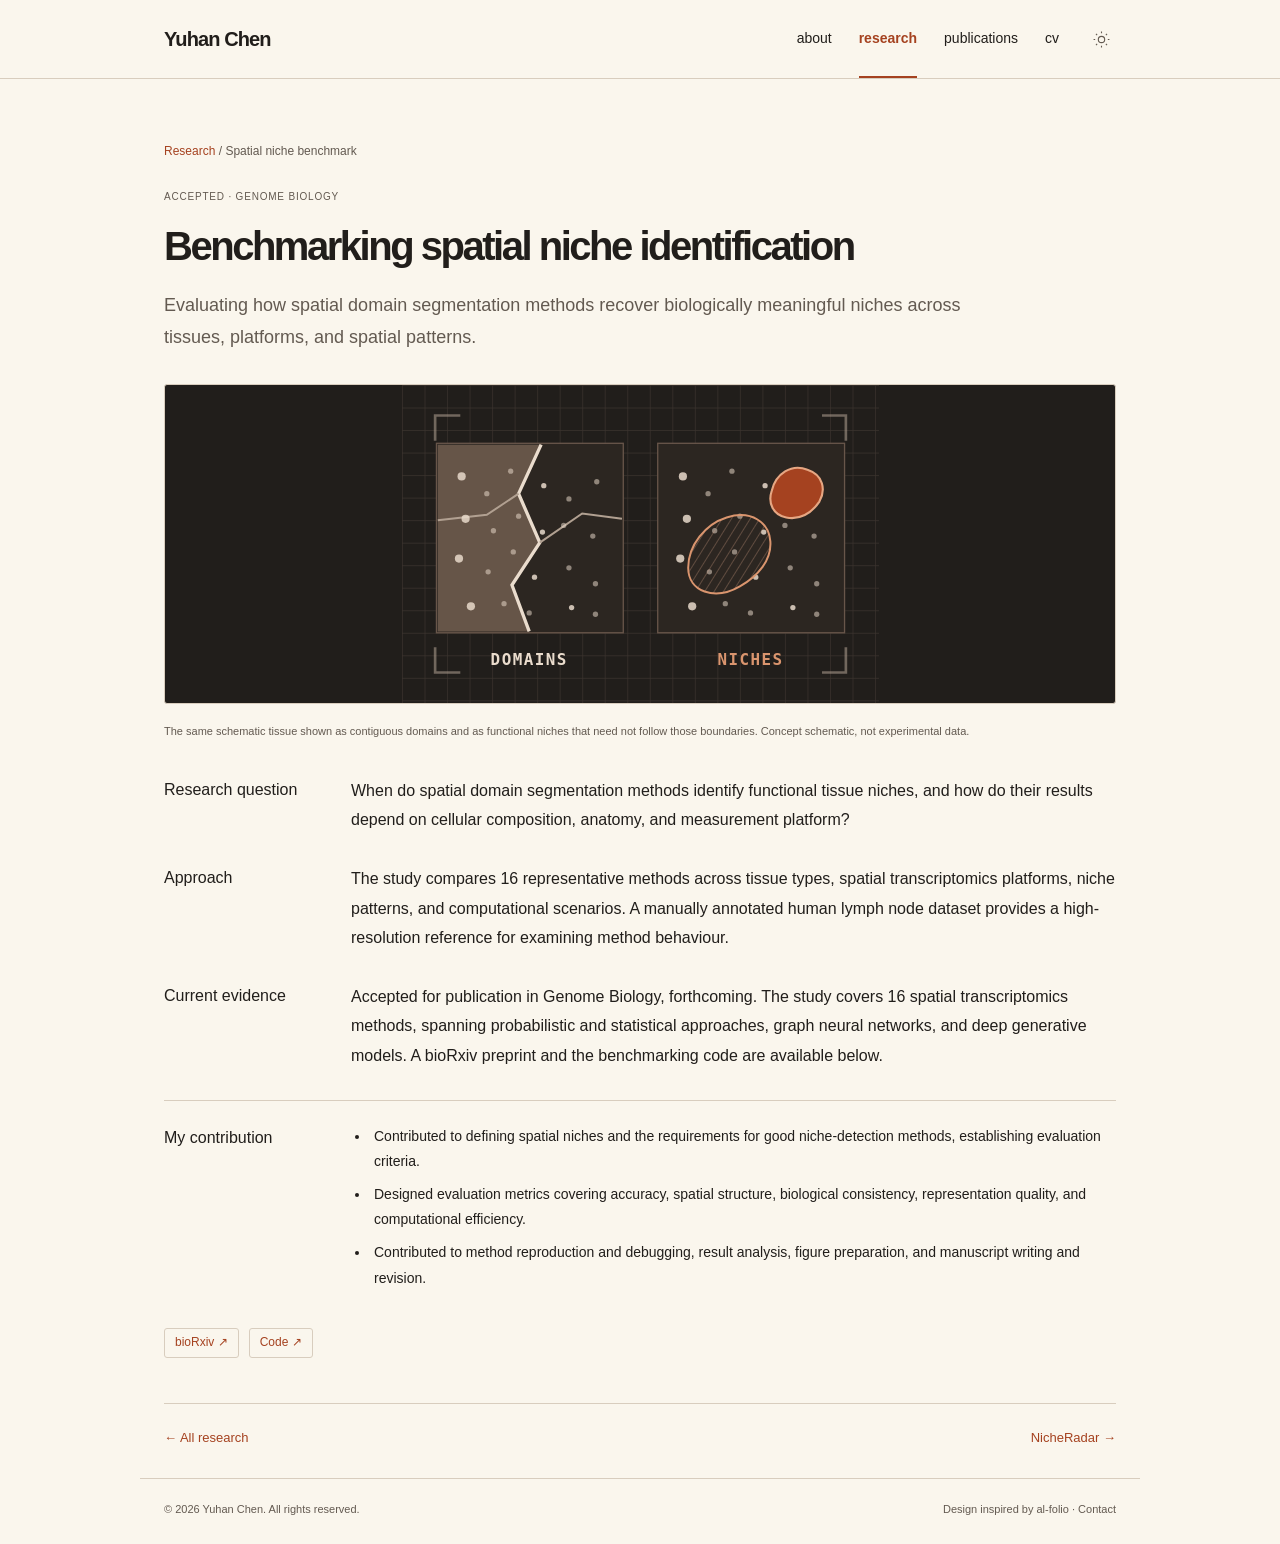
<file: docs/projects/benchmark/index.html>
<!doctype html><html lang="en"><head><meta charset="utf-8"><meta name="viewport" content="width=device-width,initial-scale=1"><meta name="robots" content="noindex,nofollow,noarchive"><meta name="description" content="Research in cell states, spatial context, tissue organization, and quantitative conservation."><title>Spatial niche benchmark · Yuhan Chen</title><link rel="icon" href="../../assets/nicheradar.svg" type="image/svg+xml"><link rel="stylesheet" href="../../assets/style.css"><script>try{document.documentElement.dataset.theme=localStorage.getItem('research-theme')||'light'}catch{}</script><script src="../../assets/site.js" defer></script></head><body class="site-research"><a class="skip-link" href="#main">Skip to content</a><header class="header"><div class="header-inner"><a class="brand" href="../../">Yuhan <strong>Chen</strong></a><nav class="nav" id="site-nav" aria-label="Main navigation"><a href="../../" >about</a><a href="../../research/" aria-current="page">research</a><a href="../../publications/" >publications</a><a href="../../cv/" >cv</a></nav><button class="icon-button" data-theme-toggle aria-label="Switch to dark theme" aria-pressed="false"><svg viewBox="0 0 24 24" fill="none" stroke="currentColor" stroke-width="1.4"><circle cx="12" cy="12" r="4"/><path d="M12 2v2m0 16v2M2 12h2m16 0h2M5 5l1.5 1.5m11 11L19 19M5 19l1.5-1.5m11-11L19 5"/></svg></button><button class="icon-button menu-button" data-menu-toggle aria-label="Toggle navigation" aria-controls="site-nav" aria-expanded="false"><svg viewBox="0 0 24 24" fill="none" stroke="currentColor" stroke-width="1.5"><path d="M4 6h16M4 12h16M4 18h16"/></svg></button></div></header><main id="main" class="container"><div class="breadcrumb"><a href="../../research/">Research</a> <span aria-hidden="true">/</span> Spatial niche benchmark</div><header class="detail-head"><div class="project-meta"><span>Accepted · Genome Biology</span></div><h1>Benchmarking spatial niche identification</h1><p class="detail-lead">Evaluating how spatial domain segmentation methods recover biologically meaningful niches across tissues, platforms, and spatial patterns.</p></header><figure class="detail-figure"><img src="../../assets/benchmark.svg" alt="" width="900" height="320"><figcaption>The same schematic tissue shown as contiguous domains and as functional niches that need not follow those boundaries. Concept schematic, not experimental data.</figcaption></figure><section class="detail-content"><h2>Research question</h2><p>When do spatial domain segmentation methods identify functional tissue niches, and how do their results depend on cellular composition, anatomy, and measurement platform?</p></section><section class="detail-content"><h2>Approach</h2><p>The study compares 16 representative methods across tissue types, spatial transcriptomics platforms, niche patterns, and computational scenarios. A manually annotated human lymph node dataset provides a high-resolution reference for examining method behaviour.</p></section><section class="detail-content"><h2>Current evidence</h2><p>Accepted for publication in Genome Biology, forthcoming. The study covers 16 spatial transcriptomics methods, spanning probabilistic and statistical approaches, graph neural networks, and deep generative models. A bioRxiv preprint and the benchmarking code are available below.</p></section><section class="detail-content contribution"><h2>My contribution</h2><div><ul class="contribution-list"><li>Contributed to defining spatial niches and the requirements for good niche-detection methods, establishing evaluation criteria.</li><li>Designed evaluation metrics covering accuracy, spatial structure, biological consistency, representation quality, and computational efficiency.</li><li>Contributed to method reproduction and debugging, result analysis, figure preparation, and manuscript writing and revision.</li></ul></div></section><div class="resource-links"><a class="resource-link" href="https://www.biorxiv.org/content/10.64898/2026.02.27.708202v1" target="_blank" rel="noopener noreferrer">bioRxiv ↗</a><a class="resource-link" href="https://github.com/WYXNICK/spatial-niche-benchmark" target="_blank" rel="noopener noreferrer">Code ↗</a></div><div class="project-bottom"><a href="../../research/">← All research</a><a href="../nicheradar/">NicheRadar →</a></div></main><footer class="footer"><span>© 2026 Yuhan Chen. All rights reserved.</span><span>Design inspired by <a href="https://github.com/alshedivat/al-folio" target="_blank" rel="noopener noreferrer">al-folio</a> · <a href="../../#contact">Contact</a></span></footer></body></html>
</file>
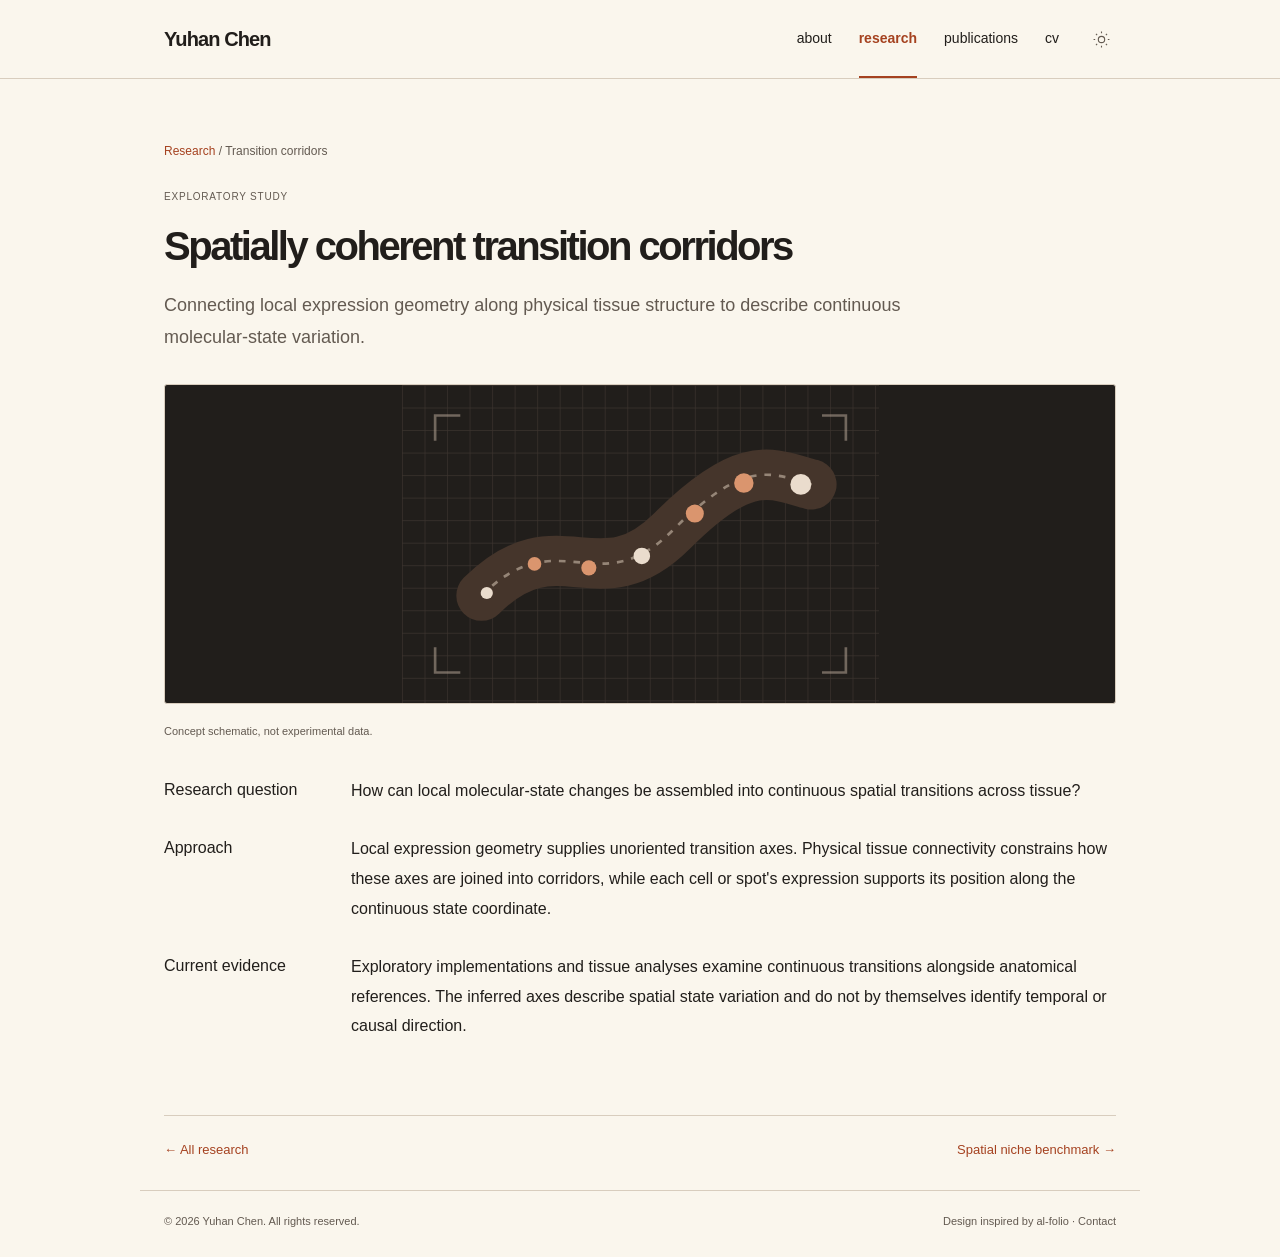
<file: docs/projects/corridors/index.html>
<!doctype html><html lang="en"><head><meta charset="utf-8"><meta name="viewport" content="width=device-width,initial-scale=1"><meta name="robots" content="noindex,nofollow,noarchive"><meta name="description" content="Research in cell states, spatial context, tissue organization, and quantitative conservation."><title>Transition corridors · Yuhan Chen</title><link rel="icon" href="../../assets/nicheradar.svg" type="image/svg+xml"><link rel="stylesheet" href="../../assets/style.css"><script>try{document.documentElement.dataset.theme=localStorage.getItem('research-theme')||'light'}catch{}</script><script src="../../assets/site.js" defer></script></head><body class="site-research"><a class="skip-link" href="#main">Skip to content</a><header class="header"><div class="header-inner"><a class="brand" href="../../">Yuhan <strong>Chen</strong></a><nav class="nav" id="site-nav" aria-label="Main navigation"><a href="../../" >about</a><a href="../../research/" aria-current="page">research</a><a href="../../publications/" >publications</a><a href="../../cv/" >cv</a></nav><button class="icon-button" data-theme-toggle aria-label="Switch to dark theme" aria-pressed="false"><svg viewBox="0 0 24 24" fill="none" stroke="currentColor" stroke-width="1.4"><circle cx="12" cy="12" r="4"/><path d="M12 2v2m0 16v2M2 12h2m16 0h2M5 5l1.5 1.5m11 11L19 19M5 19l1.5-1.5m11-11L19 5"/></svg></button><button class="icon-button menu-button" data-menu-toggle aria-label="Toggle navigation" aria-controls="site-nav" aria-expanded="false"><svg viewBox="0 0 24 24" fill="none" stroke="currentColor" stroke-width="1.5"><path d="M4 6h16M4 12h16M4 18h16"/></svg></button></div></header><main id="main" class="container"><div class="breadcrumb"><a href="../../research/">Research</a> <span aria-hidden="true">/</span> Transition corridors</div><header class="detail-head"><div class="project-meta"><span>Exploratory study</span></div><h1>Spatially coherent transition corridors</h1><p class="detail-lead">Connecting local expression geometry along physical tissue structure to describe continuous molecular-state variation.</p></header><figure class="detail-figure"><img src="../../assets/corridors.svg" alt="Concept schematic for Transition corridors" width="900" height="320"><figcaption>Concept schematic, not experimental data.</figcaption></figure><section class="detail-content"><h2>Research question</h2><p>How can local molecular-state changes be assembled into continuous spatial transitions across tissue?</p></section><section class="detail-content"><h2>Approach</h2><p>Local expression geometry supplies unoriented transition axes. Physical tissue connectivity constrains how these axes are joined into corridors, while each cell or spot&#39;s expression supports its position along the continuous state coordinate.</p></section><section class="detail-content"><h2>Current evidence</h2><p>Exploratory implementations and tissue analyses examine continuous transitions alongside anatomical references. The inferred axes describe spatial state variation and do not by themselves identify temporal or causal direction.</p></section><div class="resource-links"></div><div class="project-bottom"><a href="../../research/">← All research</a><a href="../benchmark/">Spatial niche benchmark →</a></div></main><footer class="footer"><span>© 2026 Yuhan Chen. All rights reserved.</span><span>Design inspired by <a href="https://github.com/alshedivat/al-folio" target="_blank" rel="noopener noreferrer">al-folio</a> · <a href="../../#contact">Contact</a></span></footer></body></html>
</file>
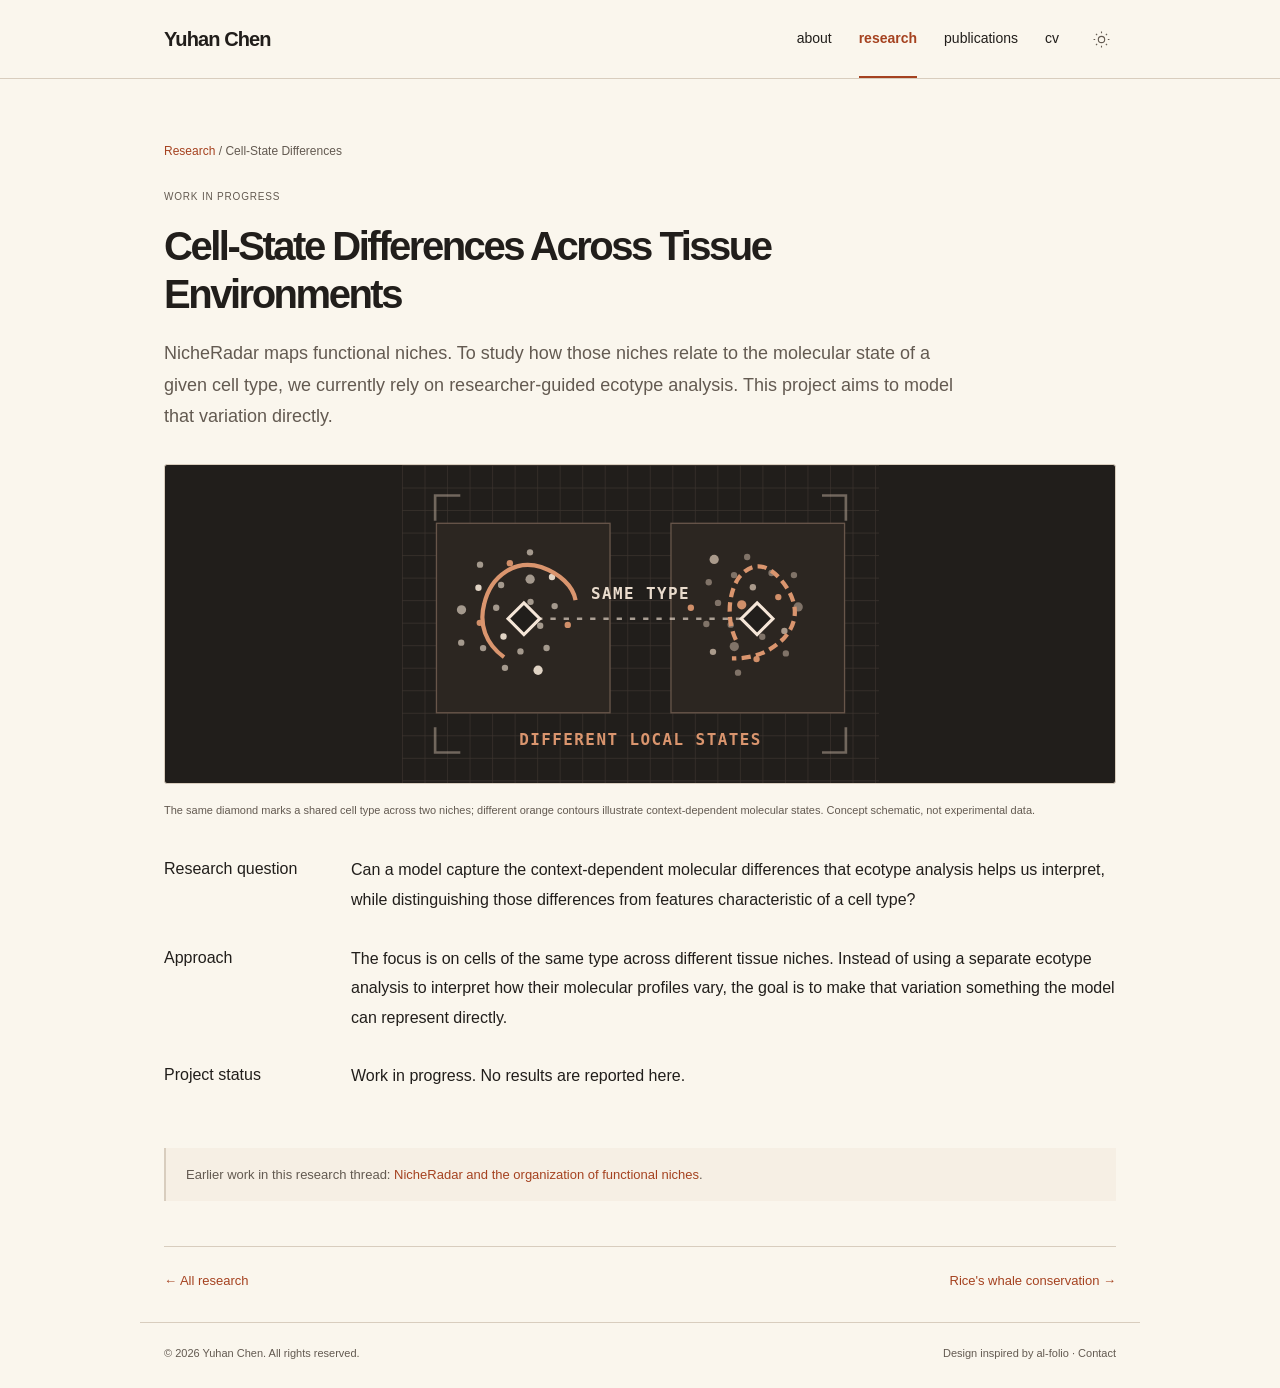
<file: docs/projects/four-dimensional-d/index.html>
<!doctype html><html lang="en"><head><meta charset="utf-8"><meta name="viewport" content="width=device-width,initial-scale=1"><meta name="robots" content="noindex,nofollow,noarchive"><meta name="description" content="Research in cell states, spatial context, tissue organization, and quantitative conservation."><title>Cell-State Differences · Yuhan Chen</title><link rel="icon" href="../../assets/nicheradar.svg" type="image/svg+xml"><link rel="stylesheet" href="../../assets/style.css"><script>try{document.documentElement.dataset.theme=localStorage.getItem('research-theme')||'light'}catch{}</script><script src="../../assets/site.js" defer></script></head><body class="site-research"><a class="skip-link" href="#main">Skip to content</a><header class="header"><div class="header-inner"><a class="brand" href="../../">Yuhan <strong>Chen</strong></a><nav class="nav" id="site-nav" aria-label="Main navigation"><a href="../../" >about</a><a href="../../research/" aria-current="page">research</a><a href="../../publications/" >publications</a><a href="../../cv/" >cv</a></nav><button class="icon-button" data-theme-toggle aria-label="Switch to dark theme" aria-pressed="false"><svg viewBox="0 0 24 24" fill="none" stroke="currentColor" stroke-width="1.4"><circle cx="12" cy="12" r="4"/><path d="M12 2v2m0 16v2M2 12h2m16 0h2M5 5l1.5 1.5m11 11L19 19M5 19l1.5-1.5m11-11L19 5"/></svg></button><button class="icon-button menu-button" data-menu-toggle aria-label="Toggle navigation" aria-controls="site-nav" aria-expanded="false"><svg viewBox="0 0 24 24" fill="none" stroke="currentColor" stroke-width="1.5"><path d="M4 6h16M4 12h16M4 18h16"/></svg></button></div></header><main id="main" class="container"><div class="breadcrumb"><a href="../../research/">Research</a> <span aria-hidden="true">/</span> Cell-State Differences</div><header class="detail-head"><div class="project-meta"><span>Work in progress</span></div><h1>Cell-State Differences Across Tissue Environments</h1><p class="detail-lead">NicheRadar maps functional niches. To study how those niches relate to the molecular state of a given cell type, we currently rely on researcher-guided ecotype analysis. This project aims to model that variation directly.</p></header><figure class="detail-figure"><img src="../../assets/four-dimensional-d.svg" alt="" width="900" height="320"><figcaption>The same diamond marks a shared cell type across two niches; different orange contours illustrate context-dependent molecular states. Concept schematic, not experimental data.</figcaption></figure><section class="detail-content"><h2>Research question</h2><p>Can a model capture the context-dependent molecular differences that ecotype analysis helps us interpret, while distinguishing those differences from features characteristic of a cell type?</p></section><section class="detail-content"><h2>Approach</h2><p>The focus is on cells of the same type across different tissue niches. Instead of using a separate ecotype analysis to interpret how their molecular profiles vary, the goal is to make that variation something the model can represent directly.</p></section><section class="detail-content"><h2>Project status</h2><p>Work in progress. No results are reported here.</p></section><div class="resource-links"></div><p class="note">Earlier work in this research thread: <a href="../nicheradar/">NicheRadar and the organization of functional niches</a>.</p><div class="project-bottom"><a href="../../research/">← All research</a><a href="../rice-whale/">Rice&#39;s whale conservation →</a></div></main><footer class="footer"><span>© 2026 Yuhan Chen. All rights reserved.</span><span>Design inspired by <a href="https://github.com/alshedivat/al-folio" target="_blank" rel="noopener noreferrer">al-folio</a> · <a href="../../#contact">Contact</a></span></footer></body></html>
</file>
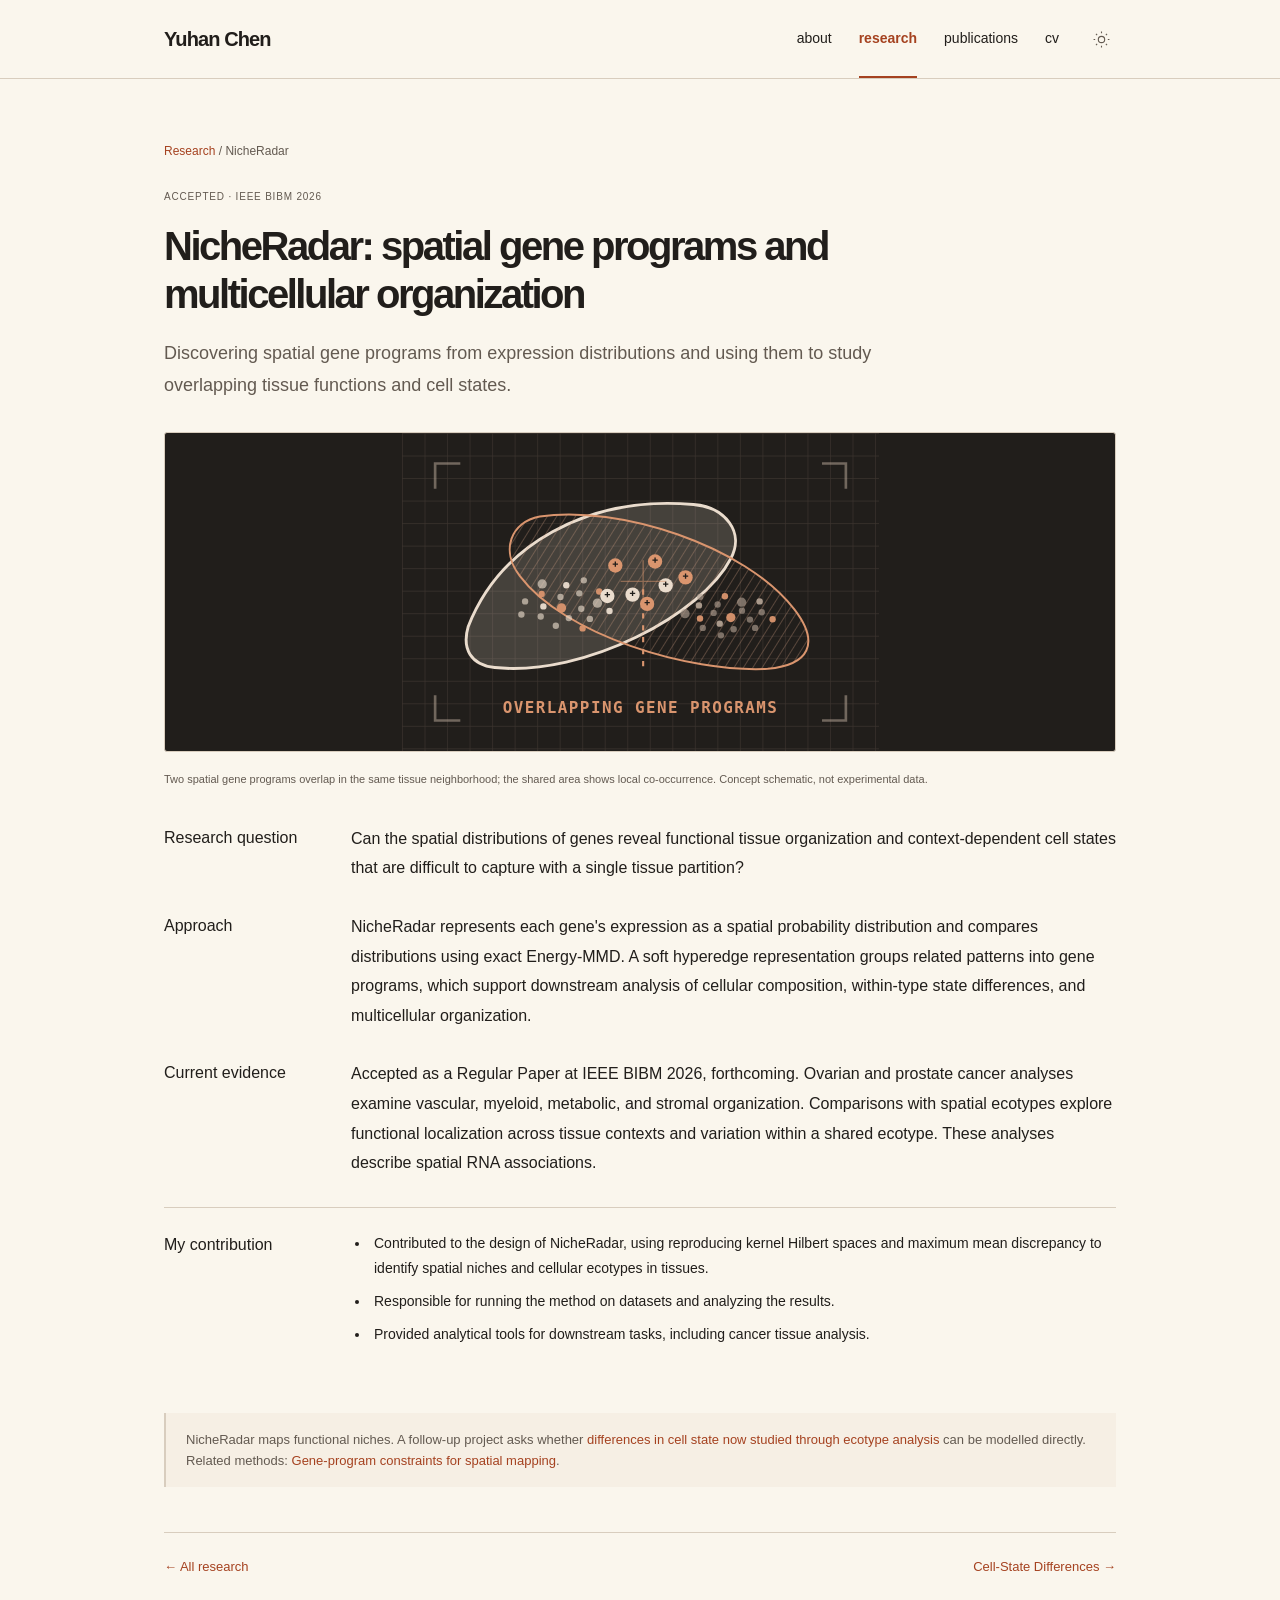
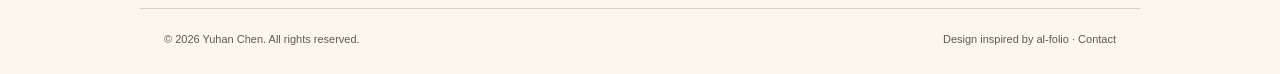
<file: docs/projects/nicheradar/index.html>
<!doctype html><html lang="en"><head><meta charset="utf-8"><meta name="viewport" content="width=device-width,initial-scale=1"><meta name="robots" content="noindex,nofollow,noarchive"><meta name="description" content="Research in cell states, spatial context, tissue organization, and quantitative conservation."><title>NicheRadar · Yuhan Chen</title><link rel="icon" href="../../assets/nicheradar.svg" type="image/svg+xml"><link rel="stylesheet" href="../../assets/style.css"><script>try{document.documentElement.dataset.theme=localStorage.getItem('research-theme')||'light'}catch{}</script><script src="../../assets/site.js" defer></script></head><body class="site-research"><a class="skip-link" href="#main">Skip to content</a><header class="header"><div class="header-inner"><a class="brand" href="../../">Yuhan <strong>Chen</strong></a><nav class="nav" id="site-nav" aria-label="Main navigation"><a href="../../" >about</a><a href="../../research/" aria-current="page">research</a><a href="../../publications/" >publications</a><a href="../../cv/" >cv</a></nav><button class="icon-button" data-theme-toggle aria-label="Switch to dark theme" aria-pressed="false"><svg viewBox="0 0 24 24" fill="none" stroke="currentColor" stroke-width="1.4"><circle cx="12" cy="12" r="4"/><path d="M12 2v2m0 16v2M2 12h2m16 0h2M5 5l1.5 1.5m11 11L19 19M5 19l1.5-1.5m11-11L19 5"/></svg></button><button class="icon-button menu-button" data-menu-toggle aria-label="Toggle navigation" aria-controls="site-nav" aria-expanded="false"><svg viewBox="0 0 24 24" fill="none" stroke="currentColor" stroke-width="1.5"><path d="M4 6h16M4 12h16M4 18h16"/></svg></button></div></header><main id="main" class="container"><div class="breadcrumb"><a href="../../research/">Research</a> <span aria-hidden="true">/</span> NicheRadar</div><header class="detail-head"><div class="project-meta"><span>Accepted · IEEE BIBM 2026</span></div><h1>NicheRadar: spatial gene programs and multicellular organization</h1><p class="detail-lead">Discovering spatial gene programs from expression distributions and using them to study overlapping tissue functions and cell states.</p></header><figure class="detail-figure"><img src="../../assets/nicheradar.svg" alt="" width="900" height="320"><figcaption>Two spatial gene programs overlap in the same tissue neighborhood; the shared area shows local co-occurrence. Concept schematic, not experimental data.</figcaption></figure><section class="detail-content"><h2>Research question</h2><p>Can the spatial distributions of genes reveal functional tissue organization and context-dependent cell states that are difficult to capture with a single tissue partition?</p></section><section class="detail-content"><h2>Approach</h2><p>NicheRadar represents each gene&#39;s expression as a spatial probability distribution and compares distributions using exact Energy-MMD. A soft hyperedge representation groups related patterns into gene programs, which support downstream analysis of cellular composition, within-type state differences, and multicellular organization.</p></section><section class="detail-content"><h2>Current evidence</h2><p>Accepted as a Regular Paper at IEEE BIBM 2026, forthcoming. Ovarian and prostate cancer analyses examine vascular, myeloid, metabolic, and stromal organization. Comparisons with spatial ecotypes explore functional localization across tissue contexts and variation within a shared ecotype. These analyses describe spatial RNA associations.</p></section><section class="detail-content contribution"><h2>My contribution</h2><div><ul class="contribution-list"><li>Contributed to the design of NicheRadar, using reproducing kernel Hilbert spaces and maximum mean discrepancy to identify spatial niches and cellular ecotypes in tissues.</li><li>Responsible for running the method on datasets and analyzing the results.</li><li>Provided analytical tools for downstream tasks, including cancer tissue analysis.</li></ul></div></section><div class="resource-links"></div><p class="note">NicheRadar maps functional niches. A follow-up project asks whether <a href="../four-dimensional-d/">differences in cell state now studied through ecotype analysis</a> can be modelled directly. Related methods: <a href="../alignment/">Gene-program constraints for spatial mapping</a>.</p><div class="project-bottom"><a href="../../research/">← All research</a><a href="../four-dimensional-d/">Cell-State Differences →</a></div></main><footer class="footer"><span>© 2026 Yuhan Chen. All rights reserved.</span><span>Design inspired by <a href="https://github.com/alshedivat/al-folio" target="_blank" rel="noopener noreferrer">al-folio</a> · <a href="../../#contact">Contact</a></span></footer></body></html>
</file>
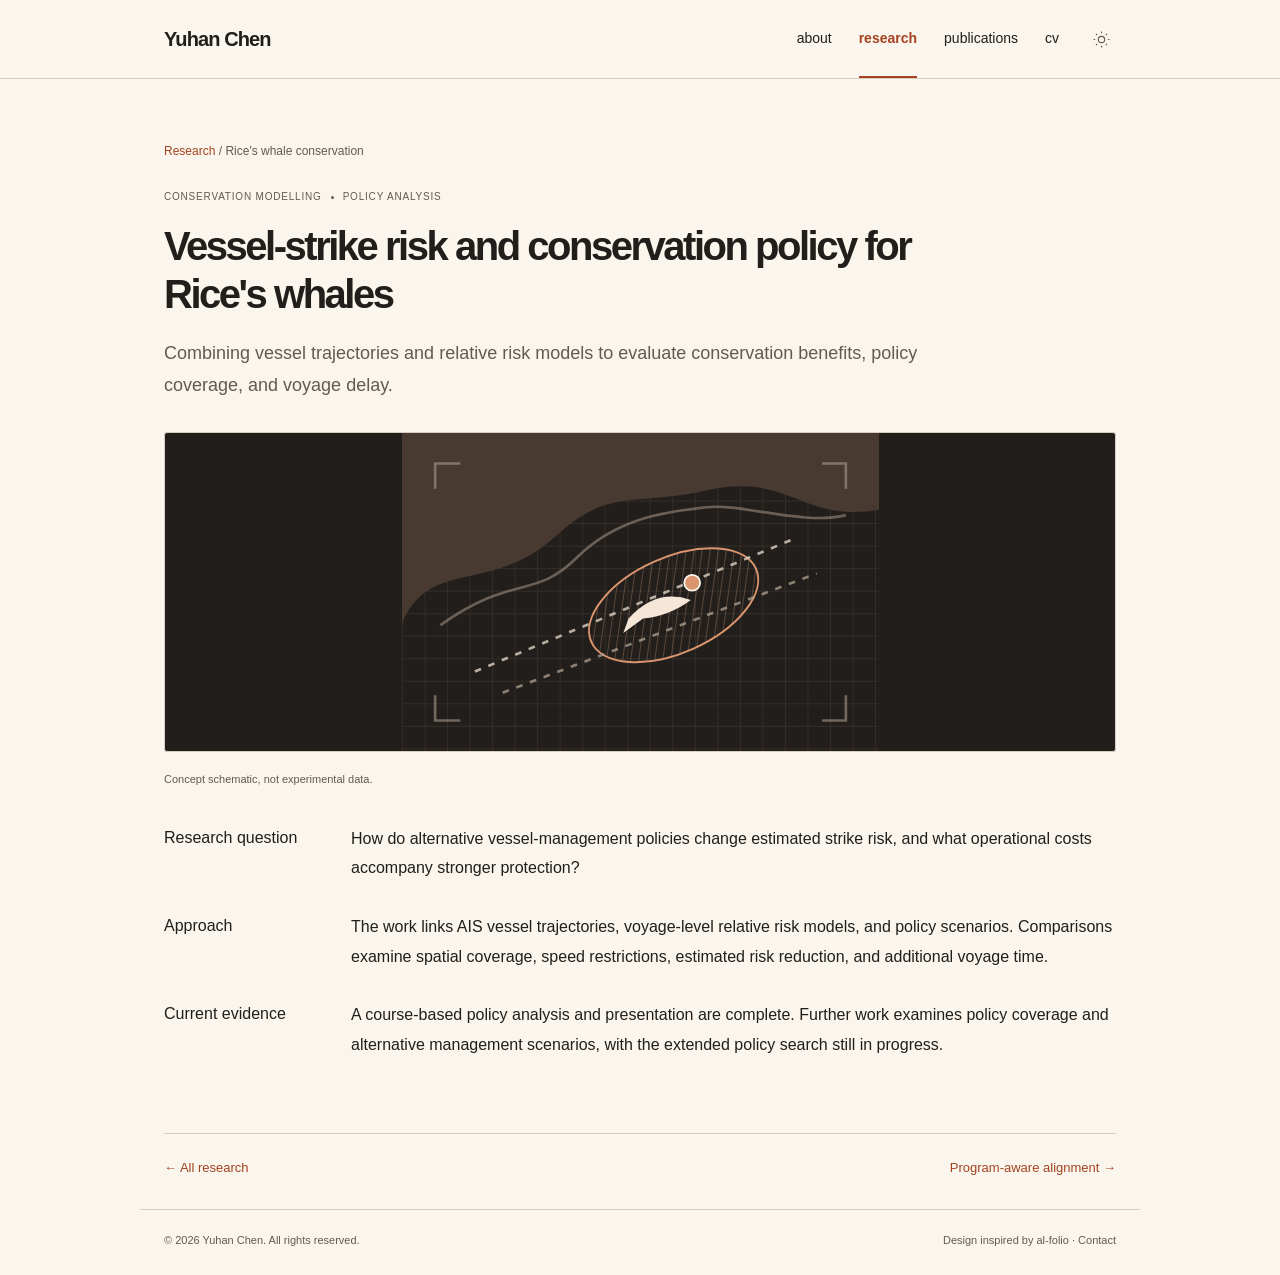
<file: docs/projects/rice-whale/index.html>
<!doctype html><html lang="en"><head><meta charset="utf-8"><meta name="viewport" content="width=device-width,initial-scale=1"><meta name="robots" content="noindex,nofollow,noarchive"><meta name="description" content="Research in cell states, spatial context, tissue organization, and quantitative conservation."><title>Rice&#39;s whale conservation · Yuhan Chen</title><link rel="icon" href="../../assets/nicheradar.svg" type="image/svg+xml"><link rel="stylesheet" href="../../assets/style.css"><script>try{document.documentElement.dataset.theme=localStorage.getItem('research-theme')||'light'}catch{}</script><script src="../../assets/site.js" defer></script></head><body class="site-research"><a class="skip-link" href="#main">Skip to content</a><header class="header"><div class="header-inner"><a class="brand" href="../../">Yuhan <strong>Chen</strong></a><nav class="nav" id="site-nav" aria-label="Main navigation"><a href="../../" >about</a><a href="../../research/" aria-current="page">research</a><a href="../../publications/" >publications</a><a href="../../cv/" >cv</a></nav><button class="icon-button" data-theme-toggle aria-label="Switch to dark theme" aria-pressed="false"><svg viewBox="0 0 24 24" fill="none" stroke="currentColor" stroke-width="1.4"><circle cx="12" cy="12" r="4"/><path d="M12 2v2m0 16v2M2 12h2m16 0h2M5 5l1.5 1.5m11 11L19 19M5 19l1.5-1.5m11-11L19 5"/></svg></button><button class="icon-button menu-button" data-menu-toggle aria-label="Toggle navigation" aria-controls="site-nav" aria-expanded="false"><svg viewBox="0 0 24 24" fill="none" stroke="currentColor" stroke-width="1.5"><path d="M4 6h16M4 12h16M4 18h16"/></svg></button></div></header><main id="main" class="container"><div class="breadcrumb"><a href="../../research/">Research</a> <span aria-hidden="true">/</span> Rice&#39;s whale conservation</div><header class="detail-head"><div class="project-meta"><span>Conservation modelling</span><span class="dot"></span><span>Policy analysis</span></div><h1>Vessel-strike risk and conservation policy for Rice&#39;s whales</h1><p class="detail-lead">Combining vessel trajectories and relative risk models to evaluate conservation benefits, policy coverage, and voyage delay.</p></header><figure class="detail-figure"><img src="../../assets/rice-whale.svg" alt="Concept schematic for Rice&#39;s whale conservation" width="900" height="320"><figcaption>Concept schematic, not experimental data.</figcaption></figure><section class="detail-content"><h2>Research question</h2><p>How do alternative vessel-management policies change estimated strike risk, and what operational costs accompany stronger protection?</p></section><section class="detail-content"><h2>Approach</h2><p>The work links AIS vessel trajectories, voyage-level relative risk models, and policy scenarios. Comparisons examine spatial coverage, speed restrictions, estimated risk reduction, and additional voyage time.</p></section><section class="detail-content"><h2>Current evidence</h2><p>A course-based policy analysis and presentation are complete. Further work examines policy coverage and alternative management scenarios, with the extended policy search still in progress.</p></section><div class="resource-links"></div><div class="project-bottom"><a href="../../research/">← All research</a><a href="../alignment/">Program-aware alignment →</a></div></main><footer class="footer"><span>© 2026 Yuhan Chen. All rights reserved.</span><span>Design inspired by <a href="https://github.com/alshedivat/al-folio" target="_blank" rel="noopener noreferrer">al-folio</a> · <a href="../../#contact">Contact</a></span></footer></body></html>
</file>
<file: docs/assets/style.css>
:root{--bg:#FAF6ED;--text:#211E1B;--muted:#635A51;--soft:#F0E8DB;--line:#D8CDBE;--accent:#A54220;--accent-soft:#F3E2D3;--panel:#F6EFE4;--max:1000px;color-scheme:light}
:root[data-theme=dark]{--bg:#211E1B;--text:#F5EDE0;--muted:#C1B3A5;--soft:#2B2621;--line:#49413A;--accent:#F3A174;--accent-soft:#3C2A22;--panel:#28231F;color-scheme:dark}
*{box-sizing:border-box}html{scroll-behavior:smooth;scroll-padding-top:100px}body{margin:0;background:var(--bg);color:var(--text);font:16px/1.65 -apple-system,BlinkMacSystemFont,"Segoe UI",Arial,sans-serif;font-weight:350}a{color:var(--accent);text-decoration:none}a:hover{text-decoration:underline;text-underline-offset:4px}button,a{-webkit-tap-highlight-color:transparent}button{font:inherit}button:focus-visible,a:focus-visible{outline:3px solid var(--accent);outline-offset:5px;border-radius:2px}img{max-width:100%;height:auto}button{cursor:pointer}button:disabled{cursor:default}.skip-link{position:absolute;top:-100px;left:1rem;background:var(--bg);padding:.7rem;z-index:10}.skip-link:focus{top:1rem}.preview-bar{background:var(--soft);border-bottom:1px solid var(--line);font-size:11px;letter-spacing:.09em;text-transform:uppercase;color:var(--muted);padding:6px 24px;text-align:center}.preview-bar span{display:inline-block;width:6px;height:6px;border-radius:50%;background:var(--accent);margin:0 8px 1px 0}.header{border-bottom:1px solid var(--line);background:var(--bg);position:sticky;top:0;z-index:5}.header-inner{max-width:var(--max);margin:auto;min-height:76px;display:flex;align-items:center;gap:28px;padding:0 24px}.brand{margin-right:auto;color:var(--text);font-size:20px;font-weight:350;letter-spacing:-.7px}.brand strong{font-weight:650}.nav{display:flex;gap:27px;align-items:center}.nav a{color:var(--text);font-size:14px;position:relative}.nav a[aria-current=page]{color:var(--accent);font-weight:600}.nav a[aria-current=page]:after{content:"";height:2px;background:var(--accent);position:absolute;left:0;right:0;bottom:-27px}.icon-button{border:0;background:none;color:var(--muted);padding:5px;display:flex;align-items:center;justify-content:center}.icon-button svg{width:19px;height:19px}.menu-button{display:none}.container{max-width:var(--max);margin:0 auto;padding:57px 24px 0}h1,h2,h3,p{margin-top:0}h1{font-size:45px;font-weight:350;letter-spacing:-1.9px;line-height:1.2;margin-bottom:12px}h1 strong{font-weight:650}h2{font-size:27px;font-weight:450;letter-spacing:-.6px;line-height:1.3}h3{font-size:20px;font-weight:550;line-height:1.35;letter-spacing:-.3px}.eyebrow{font-size:11px;letter-spacing:.16em;text-transform:uppercase;font-weight:650;color:var(--accent);margin-bottom:22px}.hero{display:grid;grid-template-columns:minmax(0,1fr) 218px;gap:66px}.affiliation{font-size:14px;line-height:1.6;color:var(--muted);margin-bottom:29px}.intro{font-size:17px;line-height:1.8;max-width:650px}.intro p{margin-bottom:16px}.portrait{margin:4px 0 18px;background:var(--soft);aspect-ratio:1/1.14;display:flex;flex-direction:column;align-items:center;justify-content:center;border:1px solid var(--line);border-radius:3px;position:relative;overflow:hidden}.portrait:before{content:"";position:absolute;width:145px;height:145px;border:1px solid var(--line);border-radius:50%;top:30px;right:-40px}.portrait svg{width:80px;height:90px;stroke:var(--muted);opacity:.5;margin-bottom:18px}.portrait span{font-size:11px;text-transform:uppercase;letter-spacing:.14em;color:var(--muted)}.profile-details{font:12px/1.7 ui-monospace,SFMono-Regular,Consolas,monospace;color:var(--muted)}.profile-details p{margin:0 0 5px}.profile-links{display:flex;gap:13px;flex-wrap:wrap;margin-top:23px;align-items:center;font-size:13px}.placeholder-link{color:var(--muted);border-bottom:1px dotted var(--muted);cursor:help}.text-link{font-size:13px;white-space:nowrap}.focus-line{margin-top:28px;padding-top:20px;border-top:1px solid var(--line);color:var(--muted);font-size:13px}.focus-line b{font-weight:550;color:var(--text)}.section{margin-top:58px}.section-heading{display:flex;justify-content:space-between;align-items:baseline;gap:25px;margin-bottom:23px}.section-heading h2{margin:0}.section-label{font-size:12px;color:var(--muted)}.projects{display:grid;gap:0}.project{display:grid;grid-template-columns:190px minmax(0,1fr);gap:30px;padding:25px 0;border-top:1px solid var(--line);align-items:start}.project:first-child{padding-top:0;border-top:0}.project[hidden]{display:none}.project-art{display:block;border-radius:3px;overflow:hidden;background:var(--soft);border:1px solid var(--line)}.project-art img{display:block;width:100%;aspect-ratio:1.5;object-fit:cover;transition:transform .25s}.project-art:hover img{transform:scale(1.035)}.project-meta{font-size:10px;letter-spacing:.08em;text-transform:uppercase;color:var(--muted);display:flex;gap:9px;flex-wrap:wrap;align-items:center;margin-bottom:9px}.project-meta .dot{width:3px;height:3px;background:var(--muted);border-radius:50%}.project h3{font-size:19px;line-height:1.4;margin:0 0 9px}.project h3 a{color:var(--text)}.project h3 a:hover{color:var(--accent)}.project p{font-size:14px;color:var(--muted);line-height:1.75;margin:0 0 9px}.project-more{font-size:12px;font-weight:550}.project-more span{display:inline-block;transition:transform .2s}.project-more:hover span{transform:translateX(4px)}.interest-box{padding:25px 28px;background:var(--panel);border:1px solid var(--line);border-radius:3px;display:grid;grid-template-columns:190px 1fr;gap:25px}.interest-box h2{font-size:21px;margin-bottom:0}.interests{margin:0;padding:0;list-style:none;display:grid;gap:5px;color:var(--muted);font-size:14px}.interests li:before{content:"—";color:var(--accent);margin-right:11px}.contact{margin-top:52px;padding:29px 0;border-top:1px solid var(--line);display:flex;align-items:start;justify-content:space-between;gap:40px}.contact h2{font-size:24px;margin-bottom:10px}.contact p{font-size:14px;color:var(--muted);max-width:590px;margin-bottom:0}.contact-email{font:13px ui-monospace,monospace;margin-top:9px;white-space:nowrap}.footer{max-width:var(--max);margin:30px auto 0;padding:21px 24px 26px;border-top:1px solid var(--line);display:flex;justify-content:space-between;gap:25px;color:var(--muted);font-size:11px}.footer a{color:var(--muted)}.page-head{max-width:730px;margin-bottom:39px}.page-head h1{font-size:39px;margin-bottom:17px}.page-head p{font-size:16px;color:var(--muted);line-height:1.8;margin-bottom:0}.filters{display:flex;gap:8px;align-items:center;flex-wrap:wrap;margin:0 0 32px}.filter{border:1px solid var(--line);background:var(--bg);color:var(--muted);border-radius:3px;font-size:12px;padding:6px 13px}.filter[aria-pressed=true]{background:var(--accent);border-color:var(--accent);color:var(--bg)}.filter-count{font-size:12px;color:var(--muted);margin-left:auto}.breadcrumb{font-size:12px;color:var(--muted);margin-bottom:27px}.detail-head h1{font-size:40px;max-width:820px;margin:17px 0 20px}.detail-lead{font-size:18px;line-height:1.75;max-width:800px;color:var(--muted)}.detail-figure{margin:31px 0 36px}.detail-figure img{width:100%;height:320px;object-fit:contain;background:var(--soft);border:1px solid var(--line);border-radius:3px}.detail-figure figcaption{font-size:11px;color:var(--muted);margin-top:9px}.detail-content{display:grid;grid-template-columns:150px 1fr;gap:37px;margin:29px 0}.detail-content h2{font-size:16px;line-height:1.8;margin:0;letter-spacing:0}.detail-content p{margin:0;font-size:16px;line-height:1.85}.detail-content.contribution{padding-top:23px;border-top:1px solid var(--line);color:var(--muted);font-size:14px}.project-bottom{margin-top:45px;padding-top:23px;border-top:1px solid var(--line);display:flex;justify-content:space-between;font-size:13px}.publication{display:grid;grid-template-columns:90px 1fr;gap:25px;border-top:1px solid var(--line);padding:28px 0}.publication-year{font-size:16px;color:var(--muted)}.publication h2{font-size:21px;line-height:1.55;margin-bottom:11px}.publication p{font-size:14px;color:var(--muted);margin-bottom:7px}.badge{display:inline-block;font-size:10px;letter-spacing:.08em;text-transform:uppercase;padding:3px 9px;color:var(--accent);background:var(--accent-soft);border-radius:2px;margin-bottom:15px}.note{font-size:13px;color:var(--muted);padding:16px 20px;background:var(--panel);border-left:2px solid var(--line);margin-top:28px}.cv-head{display:flex;justify-content:space-between;align-items:center;margin-bottom:38px}.cv-head h1{margin:0}.disabled-button{font-size:12px;background:var(--soft);color:var(--muted);border:1px solid var(--line);border-radius:3px;padding:8px 14px;display:inline-block}.cv-section{border-top:1px solid var(--line);padding-top:25px;margin-top:28px;display:grid;grid-template-columns:150px 1fr;gap:37px}.cv-section h2{font-size:18px}.cv-entry{margin-bottom:25px}.cv-entry h3{font-size:16px;margin-bottom:5px}.cv-entry p{font-size:14px;color:var(--muted);margin:0}.cv-entry .cv-period{font-size:12px;margin-top:5px}.cv-research{list-style:none;padding:0;margin:0;display:grid;gap:17px}.cv-research li{font-size:14px}.cv-research span{color:var(--muted);display:block;font-size:12px;margin-top:4px}.empty-detail{color:var(--muted);font-size:14px}.home-manuscript{border-top:1px solid var(--line);padding-top:18px}.home-manuscript h3{font-size:16px;font-weight:500;margin-bottom:7px}.home-manuscript p{font-size:12px;color:var(--muted);margin:0}.home-manuscript h3 a{color:var(--text)}
@media(min-width:1200px){.container{padding-top:63px}.header-inner{min-height:78px}}
@media(max-width:760px){.header-inner{gap:18px;min-height:65px}.nav{gap:19px}.nav a[aria-current=page]:after{bottom:-22px}.container{padding-top:40px}.hero{grid-template-columns:1fr 165px;gap:30px}h1{font-size:37px}.intro{font-size:16px}.project{grid-template-columns:155px 1fr;gap:22px}.interest-box{grid-template-columns:1fr;gap:15px}.contact{display:block}.contact-email{display:block;margin-top:19px}.detail-content{grid-template-columns:115px 1fr;gap:24px}.detail-head h1{font-size:33px}}
@media(max-width:540px){.preview-bar{font-size:9px;letter-spacing:.06em}.header-inner{padding:0 20px;flex-wrap:wrap;gap:17px}.brand{font-size:19px}.menu-button{display:flex}.nav{display:none;order:4;width:100%;padding:0 0 18px;gap:25px}.nav.is-open{display:flex}.nav a[aria-current=page]:after{bottom:-4px}.container{padding:35px 20px 0}.hero{grid-template-columns:1fr;gap:21px}.hero-main{order:1}.profile{order:0;display:flex;gap:20px;align-items:center}.portrait{width:103px;min-width:103px;margin:0;aspect-ratio:1}.portrait svg{width:38px;height:42px;margin-bottom:7px}.portrait span{font-size:8px;letter-spacing:.08em}.portrait:before{width:80px;height:80px;top:8px;right:-30px}.profile-details{font-size:10px}.eyebrow{font-size:10px;margin-bottom:17px}h1{font-size:39px;margin-bottom:11px}.affiliation{margin-bottom:20px}.intro{font-size:15px;line-height:1.8}.profile-links{margin-top:20px}.focus-line{font-size:12px;margin-top:22px}.section{margin-top:40px}.section-heading{gap:10px;margin-bottom:22px}.section-heading h2{font-size:24px}.section-heading .text-link{font-size:11px}.project{grid-template-columns:95px 1fr;gap:16px;padding:22px 0}.project-art img{aspect-ratio:1;object-fit:cover}.project h3{font-size:16px;margin-bottom:7px}.project-meta{font-size:8px;gap:6px;line-height:1.6;margin-bottom:6px}.project p{font-size:12px;line-height:1.65}.project-more{font-size:11px}.interest-box{padding:20px}.interests{font-size:12px}.contact{margin-top:38px;padding-top:25px}.footer{margin-top:25px;padding:19px 20px;flex-direction:column;gap:7px;font-size:10px}.page-head{margin-bottom:28px}.page-head h1{font-size:34px}.page-head p{font-size:14px}.filters{gap:6px;margin-bottom:27px}.filter{font-size:10px;padding:5px 9px}.filter-count{width:100%;margin-top:4px}.detail-head h1{font-size:31px;line-height:1.25}.detail-lead{font-size:16px}.detail-figure img{height:220px}.detail-content{display:block;margin:26px 0}.detail-content h2{margin-bottom:8px;font-weight:600}.detail-content p{font-size:14px}.project-bottom{gap:15px;font-size:11px}.publication{grid-template-columns:1fr;gap:9px}.publication-year{font-size:12px}.publication h2{font-size:19px}.cv-head{align-items:start;gap:15px}.cv-head h1{font-size:35px}.disabled-button{font-size:10px}.cv-section{display:block}.cv-section>h2{margin-bottom:20px}.cv-entry h3{font-size:15px}.home-manuscript h3{font-size:14px}}
.resource-links{display:flex;gap:10px;flex-wrap:wrap;margin:15px 0}.resource-link{display:inline-block;font-size:12px;padding:4px 10px;border:1px solid var(--line);border-radius:3px}.sr-only{position:absolute;width:1px;height:1px;padding:0;margin:-1px;overflow:hidden;clip:rect(0,0,0,0);white-space:nowrap;border:0}
@media(prefers-reduced-motion:reduce){html{scroll-behavior:auto}*{transition:none!important}}

/* CV integration and private preview refinement. */
.monogram{background:radial-gradient(circle at 90% 15%,var(--accent-soft),transparent 65%),var(--soft)}.monogram strong{font-size:76px;line-height:1.15;letter-spacing:-5px;font-weight:300;color:var(--text)}.monogram span{font-size:9px;letter-spacing:.1em;margin-top:18px}.profile-facts{margin-top:26px;border-top:1px solid var(--line);padding-top:15px}.profile-facts p{margin:0 0 15px}.profile-facts strong{display:block;font-size:22px;font-weight:450;letter-spacing:-.5px}.profile-facts span{display:block;font-size:11px;color:var(--muted)}.home-manuscript{padding-bottom:20px}.home-manuscript .badge{margin-bottom:10px}.home-manuscript p strong,.publication p strong,.cv-entry p strong{color:var(--text);font-weight:600}.preprint-note{font-size:12px!important}.contribution-list{margin:0;padding-left:19px;line-height:1.8}.contribution-list li{padding-left:4px;margin-bottom:8px}.detail-content.contribution{color:var(--text)}.cv-entry .contribution-list{font-size:14px;margin-top:12px}.cv-entry .cv-detail{margin-top:9px;color:var(--text)}.skills-list{margin:0;font-size:14px}.skills-list>div{margin-bottom:18px}.skills-list dt{font-weight:550;margin-bottom:3px}.skills-list dd{margin:0;color:var(--muted)}.print-button{font-size:12px;padding:8px 14px;color:var(--accent);border:1px solid var(--line);background:var(--bg);border-radius:3px}.print-button:hover{background:var(--accent-soft)}
@media(max-width:540px){.monogram strong{font-size:39px;letter-spacing:-2px}.monogram span{font-size:7px;letter-spacing:0;margin-top:8px}.profile-facts{display:none}.profile-details{overflow-wrap:anywhere}.profile-links{gap:9px}.cv-head{flex-wrap:wrap}.cv-head h1{font-size:33px}.contact-email{white-space:normal;overflow-wrap:anywhere}}
@media print{:root,:root[data-theme=dark]{--bg:#fff;--text:#222;--muted:#555;--line:#ddd;--accent:#894226;--accent-soft:#f7e8dc;--panel:#fff;color-scheme:light}.header,.preview-bar,.footer,.print-button,.skip-link,.contact{display:none!important}.container{max-width:none;padding:0}.cv-head{margin-bottom:20px}.cv-section{break-inside:avoid;grid-template-columns:125px 1fr;gap:22px;margin-top:18px;padding-top:16px}.cv-entry{margin-bottom:15px}.resource-links{margin:8px 0}a{color:var(--text)}.cv-section .contribution-list{font-size:12px}.cv-head h1{font-size:30px}.cv-entry h3{font-size:13px}.cv-entry p,.skills-list{font-size:12px}@page{size:A4;margin:17mm}}


/* A charcoal research feature, anchored by a small ember line. */
.research-focus {
  --focus-bg: #211E1B;
  --focus-ink: #FAF6ED;
  --focus-muted: #D5C6B8;
  --focus-accent: #F3A174;
  display: grid;
  grid-template-columns: minmax(0, 1fr) minmax(0, 1fr);
  align-items: start;
  gap: clamp(24px, 5vw, 64px);
  margin-top: clamp(28px, 4vw, 48px);
  padding: clamp(24px, 4vw, 42px);
  background: var(--focus-bg);
  color: var(--focus-ink);
  border: 1px solid #3D352E;
  border-radius: 4px;
}
:root[data-theme=dark] .research-focus { --focus-bg: #2C2621; }
.focus-heading::before {
  content: "";
  display: block;
  width: 2rem;
  height: 2px;
  margin-bottom: 18px;
  background: var(--focus-accent);
}
.focus-heading .eyebrow { color: var(--focus-accent); margin-bottom: 10px; font-size: .75rem; }
.focus-heading h2 { max-width: 19ch; margin-bottom: 12px; font-size: clamp(1.55rem, 3vw, 2.1rem); }
.focus-heading p:last-child { margin: 0; color: var(--focus-muted); font-size: .95rem; }
.focus-steps { list-style: none; margin: 0; padding: 0; }
.focus-steps li + li { border-top: 1px solid #51463D; margin-top: 11px; padding-top: 11px; }
.focus-steps a { color: var(--focus-ink); font-weight: 600; text-decoration: underline; text-decoration-color: var(--focus-accent); text-underline-offset: 4px; }
.focus-steps a:hover { color: var(--focus-accent); }
.focus-steps a:focus-visible { outline-color: var(--focus-accent); }
.focus-steps p { margin: 3px 0 0; color: var(--focus-muted); font-size: .875rem; }
@media(max-width:640px) { .research-focus { grid-template-columns: 1fr; gap: 22px; } }
@media print {
  .research-focus { --focus-bg: #fff; --focus-ink: #211E1B; --focus-muted: #51463D; --focus-accent: #894226; break-inside: avoid; }
  :root[data-theme=dark] .research-focus { --focus-bg: #fff; }
}

/* Spatial Edition typography without changing the public page layout. */
.brand{font-weight:550;letter-spacing:-.045em}
.brand strong{font-weight:750}
.hero h1{font-weight:350;letter-spacing:-.065em}
.hero h1 strong{font-weight:750}
.section-heading h2,.focus-heading h2,.page-head h1,.detail-head h1,.cv-head h1{font-weight:680;letter-spacing:-.062em}
.project h3,.publication h2,.home-manuscript h3{font-weight:640;letter-spacing:-.032em}
.focus-heading>p:not(.eyebrow){margin:0;color:var(--focus-muted);font-size:.95rem}
.focus-schematic{margin:16px 0 0;background:#211E1B;border:1px solid #51463D}
.focus-schematic img{display:block;width:100%;height:auto}
.focus-schematic figcaption{border-top:1px solid #51463D;padding:9px 12px;color:#D5C6B8;font-size:.81rem;line-height:1.5}
.research-focus .focus-steps{align-self:center}
@media print{.focus-schematic{display:none}}

/* Match the original charcoal tissue schematic across project artwork. */
.project-art,.detail-figure img{background:#211E1B}
.project-art img{aspect-ratio:3/2;object-fit:contain}

/* The public edition adopts the prototype's warm modernist composition. */
.site-about{--max:1240px}
.site-about .header-inner,.site-about .container,.site-about .footer{padding-left:clamp(20px,4vw,60px);padding-right:clamp(20px,4vw,60px)}
.site-about .container{padding-top:clamp(30px,4.6vw,66px)}
.site-about .header{position:relative}
.home-hero{display:grid;grid-template-columns:minmax(0,1.07fr) minmax(0,1fr);gap:clamp(28px,5.3vw,78px);align-items:center}
.home-kicker{display:flex;align-items:center;gap:10px;font:650 .75rem/1.4 ui-monospace,SFMono-Regular,Consolas,monospace;letter-spacing:.095em;margin-bottom:20px}
.home-kicker::before{content:"";width:8px;height:8px;background:currentColor;flex:none}
.home-intro h1{color:var(--text);font-size:clamp(3.1rem,7.1vw,6.95rem);font-weight:350;letter-spacing:-.093em;line-height:.91;margin:0 0 24px;text-wrap:balance}
.home-intro h1 strong{font-weight:750}
.home-intro .intro{font-size:1rem;line-height:1.65}
.home-intro .intro p:first-child{font-size:clamp(1rem,1.4vw,1.16rem);font-weight:440;line-height:1.55;letter-spacing:-.016em}
.home-intro .intro p:last-child{margin-bottom:16px;color:var(--muted)}
.home-identity{display:grid;grid-template-columns:clamp(138px,16vw,198px) minmax(0,1fr);gap:clamp(15px,2vw,27px);align-items:center;border-top:1px solid var(--line);padding-top:16px}
.home-identity .portrait{width:100%;min-width:0;aspect-ratio:3/4;margin:0;border-radius:0;background:#faefda}
.home-identity .portrait::before{display:none}
.home-identity .portrait img{display:block;width:100%;height:auto}
.home-affiliation{color:var(--muted);font-size:.83rem;line-height:1.5}
.home-affiliation p{margin:0}
.home-affiliation strong{color:var(--text);font-weight:650}
.home-affiliation .home-facts{margin-top:6px;font-size:.75rem}
.home-facts span{margin:0 .3em;color:var(--accent)}
.home-intro .profile-links{gap:8px 19px;margin-top:19px;font-size:.875rem;font-weight:600}
.home-intro .profile-links a,.home-section-head a{text-decoration:underline;text-underline-offset:4px}
.home-field{margin:0;border-radius:0}
.home-field-head{display:flex;flex-wrap:wrap;justify-content:space-between;gap:4px 12px;border-bottom:1px solid #51463D;color:#D5C6B8;padding:13px 18px;font:650 .72rem/1.45 ui-monospace,SFMono-Regular,Consolas,monospace;text-transform:uppercase;letter-spacing:.09em}
.home-field-head span:first-child{color:#F3A174}
.home-field figcaption{padding:12px 18px}
.home-band{display:grid;grid-template-columns:minmax(0,.88fr) minmax(0,2.1fr);gap:24px clamp(24px,4vw,56px);margin-top:clamp(47px,6.8vw,92px);padding:clamp(23px,3vw,35px) 0 0;border:0;border-top:2px solid var(--text);border-radius:0}
.site-about .home-band{background:none;color:var(--text)}
.home-band h2{font-size:clamp(1.9rem,3.4vw,3.15rem);font-weight:680;line-height:1;letter-spacing:-.073em;margin:0 0 12px}
.home-band .focus-heading::before{display:none}
.home-band .focus-heading .eyebrow{color:var(--accent);font-family:ui-monospace,SFMono-Regular,Consolas,monospace;margin-bottom:14px}
.home-band .focus-heading>p:not(.eyebrow){color:var(--muted);max-width:28ch}
.home-band .focus-steps{display:grid;grid-template-columns:repeat(2,minmax(0,1fr));gap:16px;align-self:start}
.home-band .focus-steps li,.home-band .focus-steps li+li{padding-top:13px;margin:0;border-top:1px solid var(--line)}
.home-band .focus-steps a{color:var(--text);letter-spacing:-.027em;text-decoration-color:var(--accent);text-underline-offset:3px}
.home-band .focus-steps a:hover{color:var(--accent)}
.home-band .focus-steps p{color:var(--muted);margin-top:7px}
.home-list .home-manuscript{padding-top:15px;padding-bottom:18px}
.home-list .home-manuscript h3{font-size:1.1rem}
.home-list .home-manuscript .badge{font-family:ui-monospace,SFMono-Regular,Consolas,monospace}
.home-list .project:first-child{border-top:1px solid var(--line);padding-top:19px}
.home-list .project{grid-template-columns:clamp(105px,13vw,175px) minmax(0,1fr);gap:clamp(14px,2.5vw,30px)}
@media(max-width:780px){
 .home-hero,.home-band{grid-template-columns:minmax(0,1fr)}
 .home-intro h1{text-wrap:initial;font-size:clamp(3.15rem,12vw,5.6rem)}
 .home-field{width:100%;max-width:540px}
 .home-band .focus-heading>p:not(.eyebrow){max-width:42ch}
}
@media(max-width:540px){
 .home-band .focus-steps{grid-template-columns:1fr;gap:11px}
 .home-identity{grid-template-columns:clamp(108px,32vw,145px) minmax(0,1fr);gap:14px}
 .home-list .project{grid-template-columns:88px minmax(0,1fr)}
 .home-field-head{padding:10px 12px}
 .home-field figcaption{padding:9px 12px}
}

.home-section-head>p:not(.eyebrow){font-size:.92rem;color:var(--muted);max-width:36ch}
#conservation{overflow-wrap:anywhere}

/* Keep the charcoal print treatment, with an editorial mount in light mode. */
.site-about .home-field {
  padding:clamp(13px,1.7vw,23px);
  background:var(--panel);
  border-color:var(--line);
}
.site-about .home-field-head {
  color:var(--muted);
  padding:0 0 11px;
  border:none;
}
.site-about .home-field-head span:first-child{color:var(--accent)}
.site-about .home-field img{background:#211E1B;outline:1px solid #51463D;outline-offset:-1px}
.site-about .home-field figcaption {padding:10px 0 0;color:var(--muted);border:0}
.site-about .home-list .project-art{border-radius:0;background:var(--panel);padding:5px}
.site-about .home-list .project-art img{background:#211E1B}
.site-about .home-band{border-top-color:var(--text)}
:root[data-theme=dark] .site-about .home-field{background:var(--panel);border-color:var(--line)}
@media(max-width:540px){.site-about .home-list .project-art{padding:3px}}

@media(min-width:900px){.site-about .home-list .project{grid-template-columns:minmax(175px,29%) minmax(0,1fr)}}

/* Homepage typography: strong display sizes, smaller supporting registers. */
.site-about .home-intro h1{font-size:clamp(4.2rem,8.25vw,8.15rem);line-height:.88;letter-spacing:-.02em;font-weight:420;margin-bottom:26px}
.site-about .home-intro h1 strong{display:block;font-weight:820;letter-spacing:-.008em}
.site-about .home-intro .intro{max-width:36ch}
.site-about .home-intro .intro p:first-child{margin-bottom:22px;color:var(--text);line-height:1.46}
.site-about .home-band h2{font-size:clamp(2rem,3.9vw,3.65rem);font-weight:800;line-height:.97;letter-spacing:-.012em;text-wrap:balance}
.site-about .home-section-head h2{text-wrap:initial}
.site-about .home-section-head>a{display:inline-block;margin-top:4px}
.site-about .focus-index{margin:3px 0 0;font:650 .78rem/1.45 ui-monospace,SFMono-Regular,Consolas,monospace;letter-spacing:.09em}
.site-about .focus-index::before{display:block;content:"";margin-bottom:12px;width:26px;height:4px;background:currentColor}
.site-about #research-in-focus .focus-heading h2{font-size:clamp(2.7rem,5.9vw,5.4rem);line-height:.96;font-weight:800;letter-spacing:-.015em;margin:0 0 20px;text-wrap:initial}
.site-about #research-in-focus h2 span{display:block}
.site-about #research-in-focus .focus-heading>p{max-width:46ch;font-size:1rem;color:var(--muted);margin:0 0 25px}
.site-about .home-band .focus-steps{gap:24px}
.site-about .home-band .focus-steps a{font-size:1.14rem;font-weight:730}
.site-about .home-band .focus-steps p{font-size:1rem;margin-top:4px;line-height:1.45}
.site-about .home-list .project h3,.site-about .home-manuscript h3{font-size:clamp(1.2rem,2.1vw,1.65rem);font-weight:730;letter-spacing:-.01em;line-height:1.14;text-wrap:pretty}
.site-about .home-list .project p{font-size:1rem;line-height:1.45;margin-bottom:0}
.site-about .home-list .project-meta{letter-spacing:.07em;font-size:.72rem;margin-bottom:7px}
@media(max-width:780px){
 .site-about .home-intro h1{font-size:clamp(4.35rem,12.5vw,7rem)}
 .site-about .home-intro h1 strong{display:inline}
 .site-about .home-band{gap:20px}
}
@media(max-width:540px){
 .site-about .home-intro h1{font-size:clamp(3.4rem,13vw,5.4rem);margin-bottom:22px}
 .site-about .home-intro h1 strong{display:block}
 .site-about .home-band .focus-steps{gap:13px}
 .site-about .home-list .project{grid-template-columns:86px minmax(0,1fr)}
}

/* Let the name and the figure open the page without a secondary label. */
.site-about .home-field{padding-top:clamp(12px,1.6vw,20px)}
.site-about .home-identity{padding-top:14px}
.site-about .home-intro .profile-links{margin-top:16px}
.site-about #research-in-focus .focus-steps{max-width:36rem}
.site-about #contact h2{margin:0}

/* Pair the type and portrait; place the schematic beside the research question. */
.site-about .home-hero,
.site-about #research-in-focus {
  grid-template-columns:minmax(0,1.35fr) minmax(0,1fr);
  column-gap:clamp(32px,5.6vw,88px);
}
.site-about .home-hero{align-items:center}
.site-about .home-portrait{
  width:100%;max-width:320px;justify-self:end;margin:0;
  background:#faefda;border:1px solid var(--line)
}
.site-about .home-portrait img{width:100%;height:auto;display:block}
.site-about .home-bio{border-top:1px solid var(--line);padding-top:19px;max-width:31rem}
.site-about .home-intro .intro p:first-child{font-size:clamp(1.04rem,1.6vw,1.28rem);max-width:32ch;margin-bottom:16px}
.site-about .home-affiliation{font-size:.875rem}
.site-about #research-in-focus{align-items:start;margin-top:clamp(40px,5.7vw,78px)}
.site-about #research-in-focus .focus-heading>.focus-index{
  color:var(--accent);font-size:.78rem;margin:0 0 22px
}
.site-about #research-in-focus .focus-heading h2{font-size:clamp(2.5rem,5vw,4.4rem)}
.site-about #research-in-focus .home-field{max-width:520px;justify-self:end}
@media(max-width:780px){
  .site-about .home-hero{column-gap:clamp(16px,4vw,33px)}
  .site-about .home-intro h1{font-size:clamp(3.2rem,9vw,5rem)}
  .site-about .home-intro h1 strong{display:block}
  .site-about .home-portrait{max-width:250px}
  .site-about #research-in-focus{grid-template-columns:minmax(0,1fr);row-gap:22px}
  .site-about #research-in-focus .home-field{justify-self:start}
}
@media(max-width:540px){
  .site-about .home-hero{
    grid-template-columns:minmax(0,1fr) minmax(98px,35%);
    gap:16px;align-items:start
  }
  .site-about .home-intro{display:contents}
  .site-about .home-intro h1{grid-column:1/-1;grid-row:1;margin:0 0 5px;font-size:clamp(3.45rem,14vw,4.8rem)}
  .site-about .home-intro h1 strong{display:inline}
  .site-about .home-bio{grid-column:1;grid-row:2;padding-top:10px}
  .site-about .home-portrait{grid-column:2;grid-row:2}
  .site-about .home-intro .intro p:first-child{margin-bottom:10px;font-size:1rem}
  .site-about .home-affiliation{font-size:.8rem}
  .site-about .home-intro .profile-links{margin-top:10px;gap:4px 12px;font-size:.78rem;overflow-wrap:anywhere}
}
@media(max-width:360px){
  .site-about .home-intro h1 strong{display:block}
}

/* One full-width editorial grid, with the portrait flush to the shared edge. */
.site-about .home-hero{
  position:relative;
  border-top:1px solid var(--line);
}
.site-about .home-hero::before{
  content:"";position:absolute;top:-1px;left:0;
  width:clamp(30px,5.5vw,76px);height:3px;
  background:var(--accent);
}
@media(min-width:781px){
  .site-about .container{padding-top:clamp(36px,3.7vw,54px)}
  .site-about .home-hero{
    grid-template-columns:minmax(0,1fr) clamp(250px,27vw,350px);
    gap:0;align-items:stretch;
  }
  .site-about .home-intro{
    display:flex;flex-direction:column;justify-content:space-between;
    padding:clamp(34px,4.2vw,62px) clamp(22px,3.1vw,46px) clamp(22px,2.4vw,34px) 0;
    border-right:1px solid var(--line);
  }
  .site-about .home-intro h1{margin:0 0 32px}
  .site-about .home-bio{
    display:grid;grid-template-columns:minmax(0,1fr) minmax(0,.86fr);
    column-gap:clamp(18px,3vw,42px);max-width:none
  }
  .site-about .home-intro .intro p:first-child{margin-bottom:0}
  .site-about .home-intro .profile-links{grid-column:1/-1}
  .site-about .home-portrait{
    max-width:none;border:0;
    aspect-ratio:3/4;
  }
  .site-about #research-in-focus{margin-top:clamp(38px,4.2vw,58px)}
}
@media(min-width:1050px){
  .site-about .home-intro h1{
    font-size:clamp(5.45rem,9.1vw,8.3rem);
    text-wrap:balance
  }
  .site-about .home-intro h1 strong{display:inline}
}
@media(max-width:780px){
  .site-about .home-hero{padding-top:20px}
}

.site-about #research-in-focus .focus-steps p{
  color:var(--muted);font-size:.925rem;line-height:1.5;margin:7px 0 0
}
.site-about .home-paper-authors{
  font-size:.875rem;line-height:1.55
}
.site-about .home-paper-authors strong{color:var(--text);font-weight:670}
/* Size the long section names to their heading column without splitting words. */
.site-about #conservation{overflow-wrap:normal}
@media(min-width:781px){
  .site-about .home-section-head{container-type:inline-size}
  .site-about :is(#home-publications,#conservation){
    font-size:clamp(1.75rem,14.7cqi,3.65rem)
  }
}
</file>
